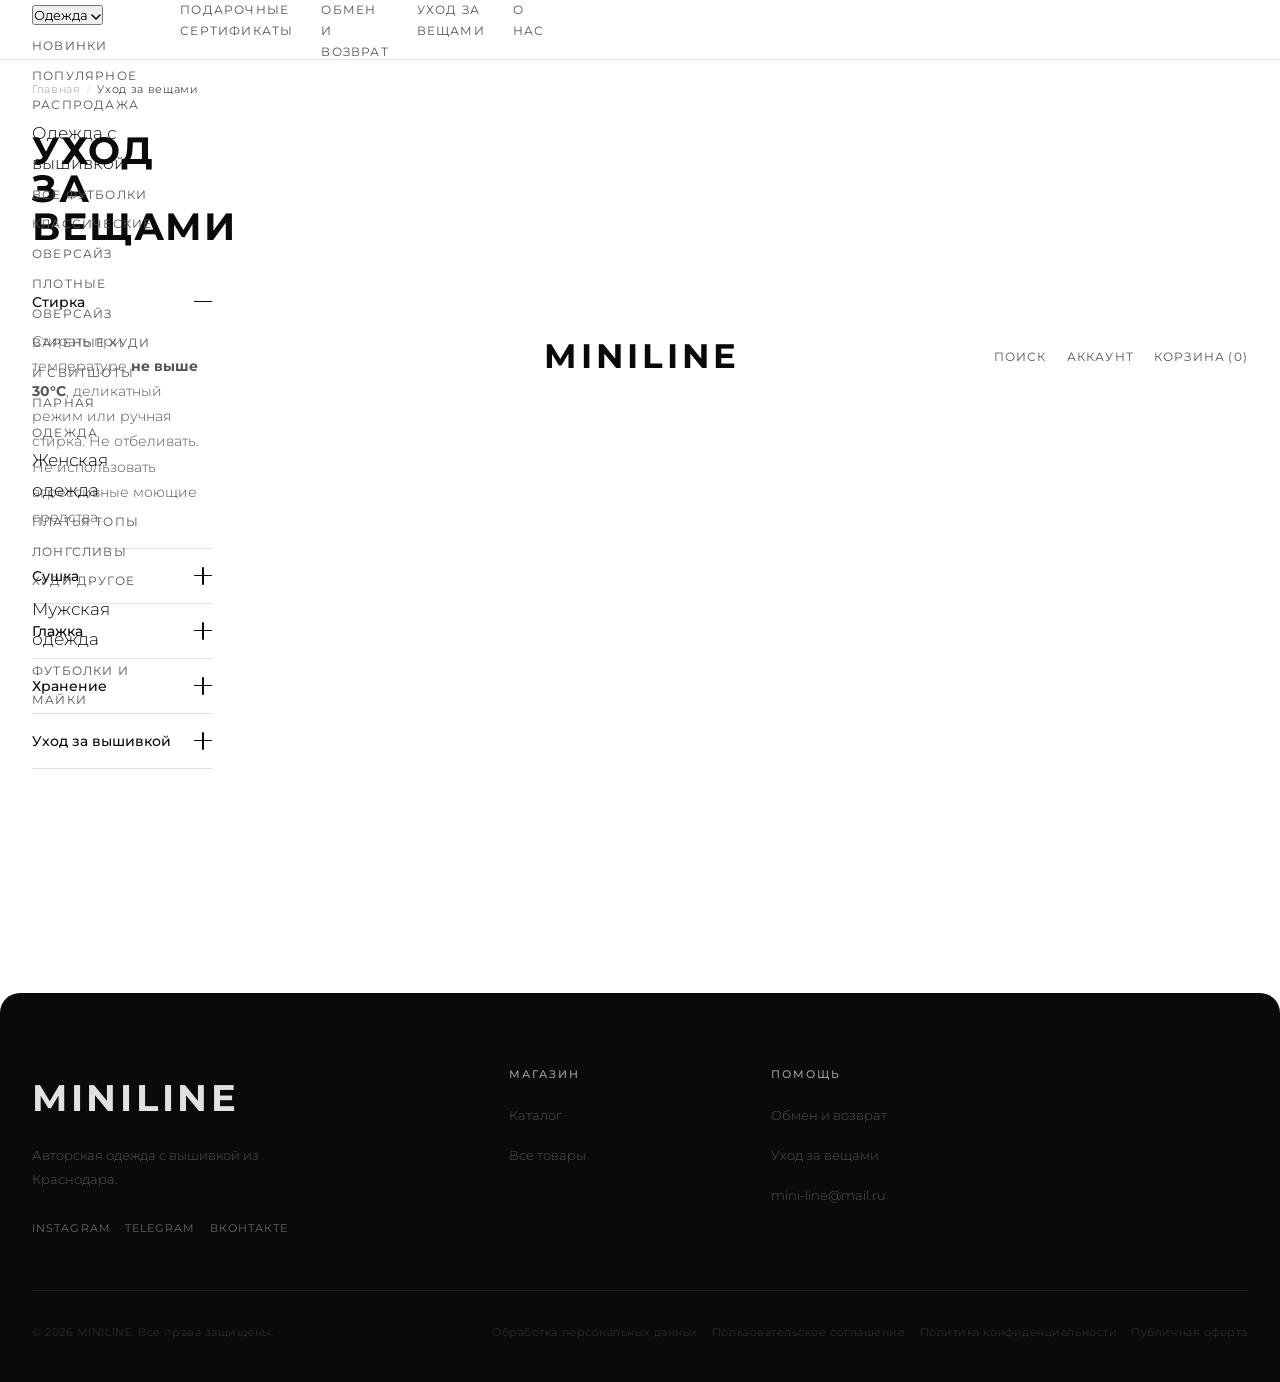
<file: care.html>
<!DOCTYPE html>
<html lang="ru">
<head>
  <meta charset="UTF-8">
  <meta name="viewport" content="width=device-width, initial-scale=1.0">
  <title>Уход за вещами — MINILINE</title>
  <link rel="preconnect" href="https://fonts.googleapis.com">
  <link rel="preconnect" href="https://fonts.gstatic.com" crossorigin>
  <link href="https://fonts.googleapis.com/css2?family=Montserrat:wght@300;400;500;600;700&display=swap" rel="stylesheet">
  <link rel="stylesheet" href="styles.css">
</head>
<body>

  <header class="header" id="header">
    <div class="header__inner">

      <button class="nav__burger" id="burgerBtn" aria-label="Открыть меню">
        <span></span><span></span><span></span>
      </button>

      <nav class="nav__links">
        <div class="nav__item" id="navClothes">
          <button class="nav__dropdown-toggle" aria-expanded="false" aria-haspopup="true">
            Одежда
            <svg class="nav__dropdown-arrow" width="10" height="6" viewBox="0 0 10 6" fill="none"><path d="M1 1l4 4 4-4" stroke="currentColor" stroke-width="1.5" stroke-linecap="round" stroke-linejoin="round"/></svg>
          </button>
          <div class="nav__dropdown" role="menu">
            <div class="nav__dropdown-col">
              <a href="shop.html?sort=new" class="nav__dropdown-link nav__dropdown-link--featured">Новинки</a>
              <a href="shop.html?sort=popular" class="nav__dropdown-link nav__dropdown-link--featured">Популярное</a>
              <a href="shop.html?sale=1" class="nav__dropdown-link nav__dropdown-link--sale">Распродажа</a>
            </div>
            <div class="nav__dropdown-col">
              <p class="nav__dropdown-heading">Одежда с вышивкой</p>
              <a href="shop.html?cat=embroidery" class="nav__dropdown-link">Все</a>
              <a href="shop.html?cat=tshirt-light" class="nav__dropdown-link">Футболки классические</a>
              <a href="shop.html?cat=tshirt-oversize" class="nav__dropdown-link">Оверсайз плотные</a>
              <a href="shop.html?cat=tshirt-varenko" class="nav__dropdown-link">Оверсайз вареные</a>
              <a href="shop.html?cat=hoodie-unisex" class="nav__dropdown-link">Худи и свитшоты</a>
              <a href="shop.html?cat=pair" class="nav__dropdown-link">Парная одежда</a>
            </div>
            <div class="nav__dropdown-col">
              <p class="nav__dropdown-heading">Женская одежда</p>
              <a href="shop.html?cat=dresses" class="nav__dropdown-link">Платья</a>
              <a href="shop.html?cat=tops" class="nav__dropdown-link">Топы</a>
              <a href="shop.html?cat=longsleeve" class="nav__dropdown-link">Лонгсливы</a>
              <a href="shop.html?cat=hoodie-women" class="nav__dropdown-link">Худи</a>
              <a href="shop.html?cat=other-women" class="nav__dropdown-link">Другое</a>
            </div>
            <div class="nav__dropdown-col">
              <p class="nav__dropdown-heading">Мужская одежда</p>
              <a href="shop.html?cat=men-tshirt" class="nav__dropdown-link">Футболки и майки</a>
            </div>
          </div>
        </div>
        <a href="gift.html" class="nav__link">Подарочные сертификаты</a>
        <a href="returns.html" class="nav__link">Обмен и возврат</a>
        <a href="care.html" class="nav__link">Уход за вещами</a>
        <a href="about.html" class="nav__link">О нас</a>
      </nav>

      <a href="index.html" class="logo">Miniline</a>

      <div class="nav__actions">
        <a href="#" class="nav__icon-btn" aria-label="Поиск">
          <svg width="20" height="20" viewBox="0 0 24 24" fill="none"><circle cx="11" cy="11" r="7" stroke="currentColor" stroke-width="1.7"/><path d="M16.5 16.5L21 21" stroke="currentColor" stroke-width="1.7" stroke-linecap="round"/></svg>
        </a>
        <a href="account.html" class="nav__icon-btn" aria-label="Аккаунт">
          <svg width="20" height="20" viewBox="0 0 24 24" fill="none"><circle cx="12" cy="8" r="4" stroke="currentColor" stroke-width="1.7"/><path d="M4 20c0-4 3.6-7 8-7s8 3 8 7" stroke="currentColor" stroke-width="1.7" stroke-linecap="round"/></svg>
        </a>
        <a href="cart.html" class="nav__icon-btn" aria-label="Корзина">
          <svg width="20" height="20" viewBox="0 0 24 24" fill="none"><path d="M6 2L3 6v14a2 2 0 002 2h14a2 2 0 002-2V6l-3-4z" stroke="currentColor" stroke-width="1.7" stroke-linejoin="round"/><line x1="3" y1="6" x2="21" y2="6" stroke="currentColor" stroke-width="1.7"/><path d="M16 10a4 4 0 01-8 0" stroke="currentColor" stroke-width="1.7" stroke-linecap="round"/></svg>
        </a>
        <a href="#">Поиск</a>
        <a href="account.html">Аккаунт</a>
        <a href="cart.html">Корзина&thinsp;(0)</a>
      </div>

    </div>
  </header>

  <nav class="mobile-nav" id="mobileNav">
    <button class="mobile-nav__close" id="navClose">Закрыть</button>
    <div class="mobile-nav__links">

      <div class="mobile-nav__section" id="mobileClothes">
        <button class="mobile-nav__section-toggle" aria-expanded="false">
          Одежда
          <svg class="mobile-nav__toggle-arrow" viewBox="0 0 24 24" fill="none"><path d="M6 9l6 6 6-6" stroke="currentColor" stroke-width="2" stroke-linecap="round" stroke-linejoin="round"/></svg>
        </button>
        <div class="mobile-nav__section-body" hidden>
          <a href="shop.html?sort=new" class="mobile-nav__sub mobile-nav__sub--featured">Новинки</a>
          <a href="shop.html?sort=popular" class="mobile-nav__sub mobile-nav__sub--featured">Популярное</a>
          <p class="mobile-nav__sub-heading">Одежда с вышивкой (унисекс)</p>
          <a href="shop.html?cat=embroidery" class="mobile-nav__sub mobile-nav__sub--indent">Все</a>
          <a href="shop.html?cat=tshirt-light" class="mobile-nav__sub mobile-nav__sub--indent">Футболки классические лёгкие</a>
          <a href="shop.html?cat=tshirt-oversize" class="mobile-nav__sub mobile-nav__sub--indent">Футболки оверсайз плотные</a>
          <a href="shop.html?cat=tshirt-varenko" class="mobile-nav__sub mobile-nav__sub--indent">Футболки оверсайз вареные</a>
          <a href="shop.html?cat=hoodie-unisex" class="mobile-nav__sub mobile-nav__sub--indent">Худи и свитшоты</a>
          <a href="shop.html?cat=pair" class="mobile-nav__sub mobile-nav__sub--indent">Парная одежда</a>
          <p class="mobile-nav__sub-heading">Женская одежда</p>
          <a href="shop.html?cat=dresses" class="mobile-nav__sub mobile-nav__sub--indent">Платья</a>
          <a href="shop.html?cat=tops" class="mobile-nav__sub mobile-nav__sub--indent">Топы</a>
          <a href="shop.html?cat=longsleeve" class="mobile-nav__sub mobile-nav__sub--indent">Лонгсливы</a>
          <a href="shop.html?cat=hoodie-women" class="mobile-nav__sub mobile-nav__sub--indent">Худи</a>
          <a href="shop.html?cat=other-women" class="mobile-nav__sub mobile-nav__sub--indent">Другое</a>
          <p class="mobile-nav__sub-heading">Мужская одежда</p>
          <a href="shop.html?cat=men-tshirt" class="mobile-nav__sub mobile-nav__sub--indent">Футболки и майки</a>
          <a href="shop.html?sale=1" class="mobile-nav__sub mobile-nav__sub--sale">Распродажа</a>
        </div>
      </div>

      <a href="gift.html" class="mobile-nav__links-item">Подарочные сертификаты</a>
      <a href="returns.html" class="mobile-nav__links-item">Обмен и возврат</a>
      <a href="care.html" class="mobile-nav__links-item">Уход за вещами</a>
      <a href="about.html" class="mobile-nav__links-item">О нас</a>
      <a href="account.html" class="mobile-nav__links-item">Личный кабинет</a>

    </div>
    <div class="mobile-nav__actions">
      <a href="account.html">Аккаунт</a>
      <a href="cart.html">Корзина (0)</a>
    </div>
  </nav>

  <main class="content-page">
    <nav class="breadcrumb">
      <a href="index.html" class="breadcrumb__item">Главная</a>
      <span class="breadcrumb__sep">/</span>
      <span class="breadcrumb__item breadcrumb__item--active">Уход за вещами</span>
    </nav>
    <div class="content-page__layout">
      <div class="content-body">
        <section class="content-section">
          <h1 class="content-section__title">Уход за вещами</h1>
          <div class="content-accordion">
            <div class="accordion-item">
              <button class="accordion-trigger" aria-expanded="true">Стирка<span class="accordion-icon"></span></button>
              <div class="accordion-body"><p>Стирать при температуре <strong>не выше 30°C</strong>, деликатный режим или ручная стирка. Не отбеливать. Не использовать агрессивные моющие средства.</p></div>
            </div>
            <div class="accordion-item">
              <button class="accordion-trigger" aria-expanded="false">Сушка<span class="accordion-icon"></span></button>
              <div class="accordion-body" hidden><p>Сушить в расправленном виде на горизонтальной поверхности. Не выжимать — это может деформировать вышивку. Не сушить в барабанной сушилке.</p></div>
            </div>
            <div class="accordion-item">
              <button class="accordion-trigger" aria-expanded="false">Глажка<span class="accordion-icon"></span></button>
              <div class="accordion-body" hidden><p>Гладить при низкой температуре через влажную ткань или с изнаночной стороны. <strong>Не гладить по вышивке</strong> — это может повредить нити.</p></div>
            </div>
            <div class="accordion-item">
              <button class="accordion-trigger" aria-expanded="false">Хранение<span class="accordion-icon"></span></button>
              <div class="accordion-body" hidden><p>Хранить в сложенном виде или на вешалке в прохладном сухом месте. Избегать воздействия прямых солнечных лучей — цвета могут выцвести.</p></div>
            </div>
            <div class="accordion-item">
              <button class="accordion-trigger" aria-expanded="false">Уход за вышивкой<span class="accordion-icon"></span></button>
              <div class="accordion-body" hidden><p>Вышивка рассчитана на долгую носку при правильном уходе. Не тяните нити вышивки. При появлении затяжек аккуратно заправьте нить с изнаночной стороны иглой.</p></div>
            </div>
          </div>
        </section>
      </div>
    </div>
  </main>

  <footer class="footer">
    <div class="footer__top">
      <div>
        <p class="footer__brand-name">Miniline</p>
        <p class="footer__brand-desc">Авторская одежда с вышивкой из Краснодара.</p>
        <div class="footer__socials">
          <a href="https://instagram.com/miniline_shop/" class="footer__social" target="_blank" rel="noopener">Instagram</a>
          <a href="https://t.me/miniline_shop" class="footer__social" target="_blank" rel="noopener">Telegram</a>
          <a href="https://vk.com/miniline_shop" class="footer__social" target="_blank" rel="noopener">ВКонтакте</a>
        </div>
      </div>
      <div>
        <p class="footer__col-title">Магазин</p>
        <ul class="footer__col-links">
          <li><a href="catalog.html">Каталог</a></li>
          <li><a href="shop.html">Все товары</a></li>
        </ul>
      </div>
      <div>
        <p class="footer__col-title">Помощь</p>
        <ul class="footer__col-links">
          <li><a href="returns.html">Обмен и возврат</a></li>
          <li><a href="care.html">Уход за вещами</a></li>
          <li><a href="mailto:mini-line@mail.ru">mini-line@mail.ru</a></li>
        </ul>
      </div>
    </div>
    <div class="footer__bottom">
      <span>&copy; 2026 MINILINE. Все права защищены.</span>
      <div class="footer__legal">
        <a href="#">Обработка персональных данных</a>
        <a href="#">Пользовательское соглашение</a>
        <a href="#">Политика конфиденциальности</a>
        <a href="#">Публичная оферта</a>
      </div>
    </div>
  </footer>

  <script src="scripts.js"></script>
</body>
</html>
</file>
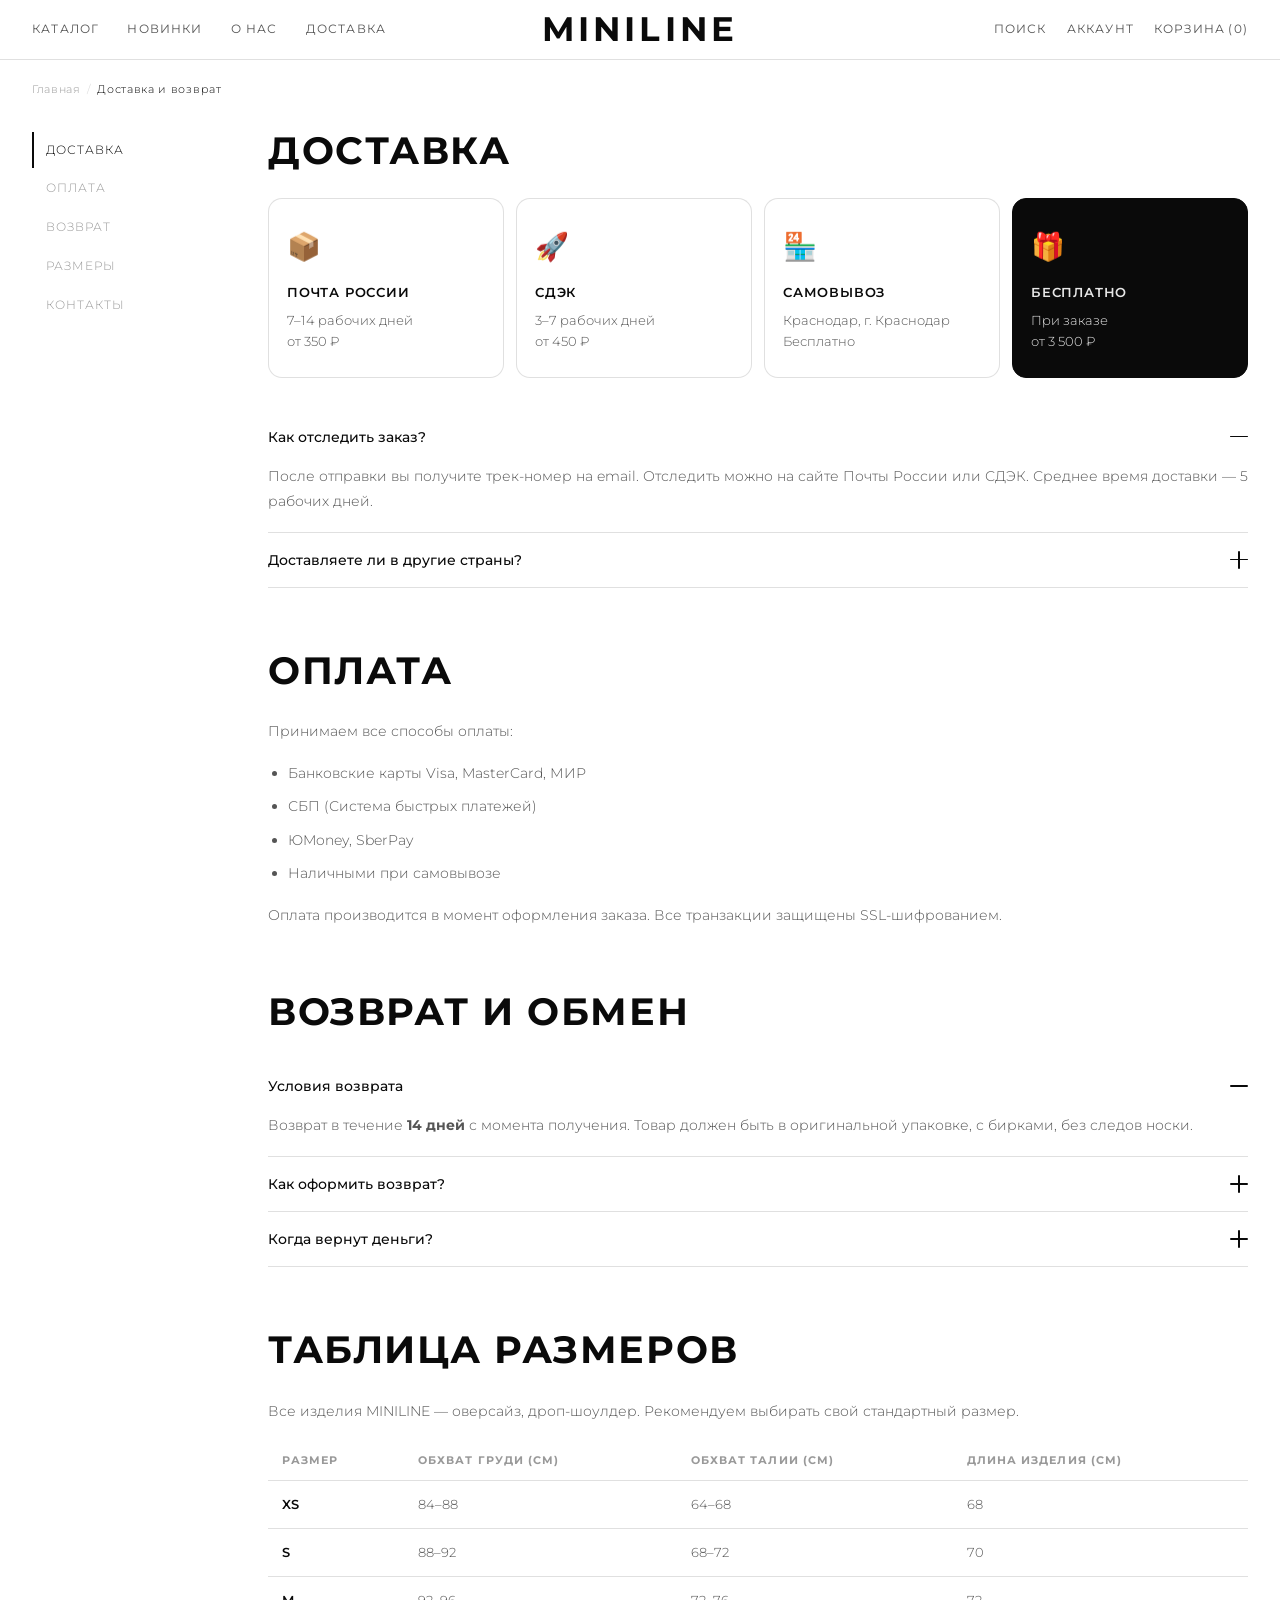
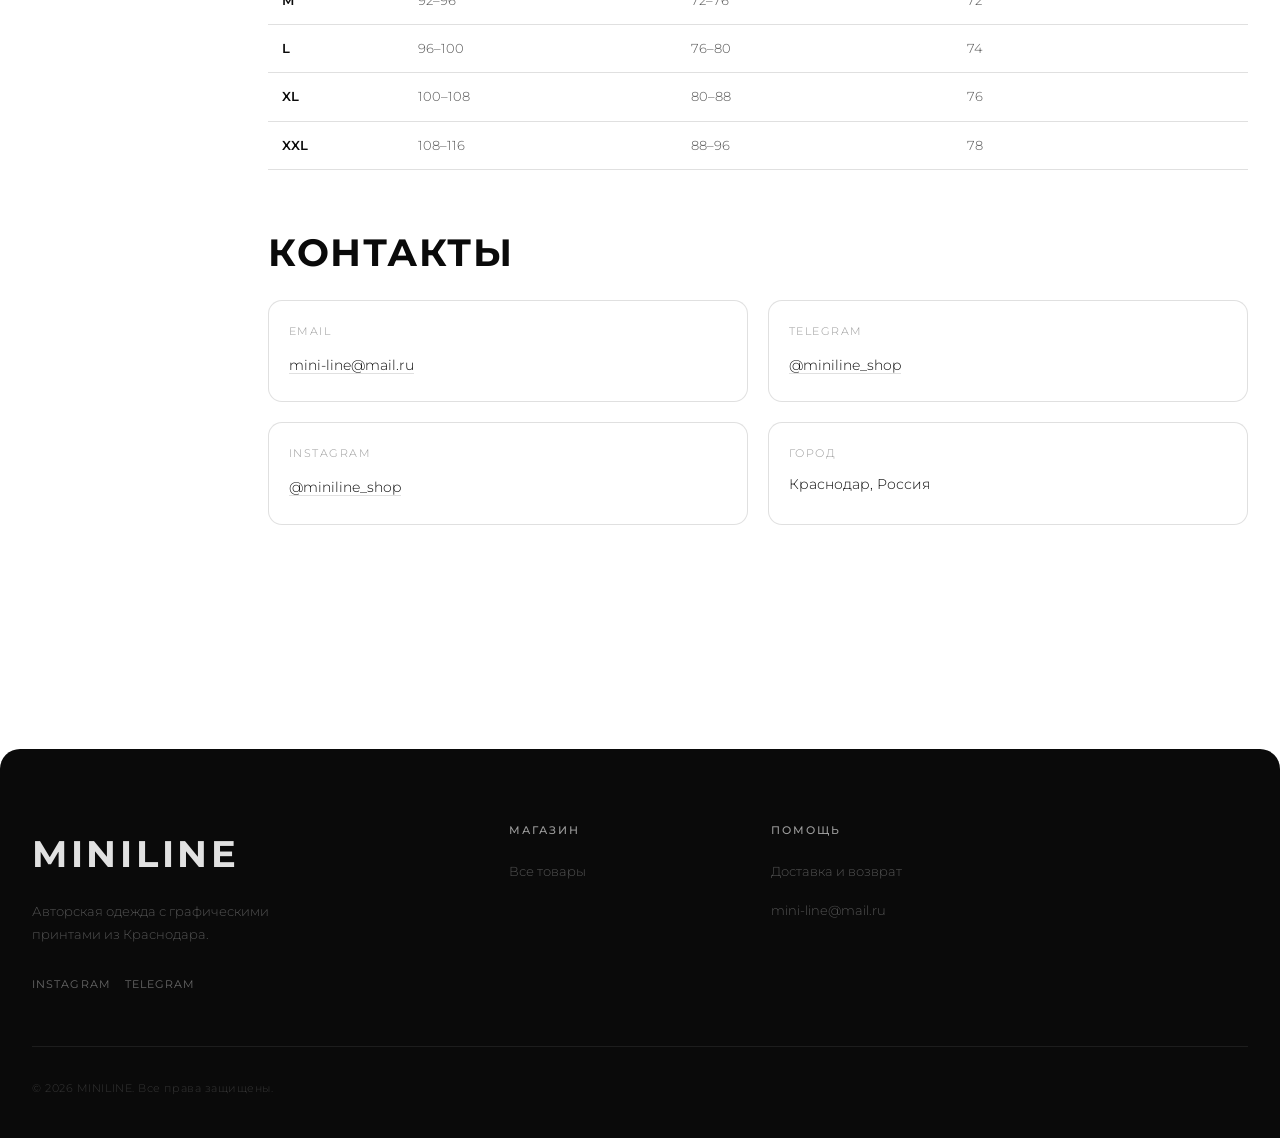
<file: delivery.html>
<!DOCTYPE html>
<html lang="ru">
<head>
  <meta charset="UTF-8">
  <meta name="viewport" content="width=device-width, initial-scale=1.0">
  <title>Доставка и возврат — MINILINE</title>
  <link rel="preconnect" href="https://fonts.googleapis.com">
  <link rel="preconnect" href="https://fonts.gstatic.com" crossorigin>
  <link href="https://fonts.googleapis.com/css2?family=Montserrat:ital,wght@0,300;0,400;0,500;0,600;0,700;0,800;0,900;1,400&display=swap" rel="stylesheet">
  <link rel="stylesheet" href="styles.css">
</head>
<!-- WP: body_class() → page page-delivery -->
<body>

<header class="header" id="header">
    <div class="header__inner">

      <button class="nav__burger" id="burgerBtn" aria-label="Открыть меню">
        <span></span><span></span><span></span>
      </button>

      <nav class="nav__links">
        <a href="catalog.html">Каталог</a>
        <a href="shop.html">Новинки</a>
        <a href="about.html">О нас</a>
        <a href="delivery.html">Доставка</a>
      </nav>

      <a href="index.html" class="logo">Miniline</a>

      <div class="nav__actions">
        <a href="#" class="nav__icon-btn" aria-label="Поиск">
          <svg width="20" height="20" viewBox="0 0 24 24" fill="none"><circle cx="11" cy="11" r="7" stroke="currentColor" stroke-width="1.7"/><path d="M16.5 16.5L21 21" stroke="currentColor" stroke-width="1.7" stroke-linecap="round"/></svg>
        </a>
        <a href="account.html" class="nav__icon-btn" aria-label="Аккаунт">
          <svg width="20" height="20" viewBox="0 0 24 24" fill="none"><circle cx="12" cy="8" r="4" stroke="currentColor" stroke-width="1.7"/><path d="M4 20c0-4 3.6-7 8-7s8 3 8 7" stroke="currentColor" stroke-width="1.7" stroke-linecap="round"/></svg>
        </a>
        <a href="cart.html" class="nav__icon-btn" aria-label="Корзина">
          <svg width="20" height="20" viewBox="0 0 24 24" fill="none"><path d="M6 2L3 6v14a2 2 0 002 2h14a2 2 0 002-2V6l-3-4z" stroke="currentColor" stroke-width="1.7" stroke-linejoin="round"/><line x1="3" y1="6" x2="21" y2="6" stroke="currentColor" stroke-width="1.7"/><path d="M16 10a4 4 0 01-8 0" stroke="currentColor" stroke-width="1.7" stroke-linecap="round"/></svg>
        </a>
        <a href="#">Поиск</a>
        <a href="account.html">Аккаунт</a>
        <a href="cart.html">Корзина&thinsp;(0)</a>
      </div>

    </div>
  </header>
  <nav class="mobile-nav" id="mobileNav">
    <button class="mobile-nav__close" id="navClose">Закрыть</button>
    <div class="mobile-nav__links">
      <a href="catalog.html">Каталог</a>
      <a href="shop.html">Новинки</a>
      <a href="delivery.html">Доставка</a>
    </div>
    <div class="mobile-nav__actions">
      <a href="account.html">Аккаунт</a>
      <a href="cart.html">Корзина (0)</a>
    </div>
  </nav>

  <!-- WP: the_content() → page.php -->
  <main class="woocommerce-page content-page">

    <nav class="breadcrumb">
      <a href="index.html" class="breadcrumb__item">Главная</a>
      <span class="breadcrumb__sep">/</span>
      <span class="breadcrumb__item breadcrumb__item--active">Доставка и возврат</span>
    </nav>

    <div class="content-page__layout">

      <!-- Sidebar nav -->
      <nav class="content-nav">
        <a href="#delivery" class="content-nav__link content-nav__link--active">Доставка</a>
        <a href="#payment" class="content-nav__link">Оплата</a>
        <a href="#returns" class="content-nav__link">Возврат</a>
        <a href="#sizes" class="content-nav__link">Размеры</a>
        <a href="#contacts" class="content-nav__link">Контакты</a>
      </nav>

      <div class="content-body">

        <section class="content-section" id="delivery">
          <h1 class="content-section__title">Доставка</h1>

          <div class="info-cards">
            <div class="info-card">
              <span class="info-card__icon">📦</span>
              <h3 class="info-card__title">Почта России</h3>
              <p class="info-card__text">7–14 рабочих дней<br>от 350 ₽</p>
            </div>
            <div class="info-card">
              <span class="info-card__icon">🚀</span>
              <h3 class="info-card__title">СДЭК</h3>
              <p class="info-card__text">3–7 рабочих дней<br>от 450 ₽</p>
            </div>
            <div class="info-card">
              <span class="info-card__icon">🏪</span>
              <h3 class="info-card__title">Самовывоз</h3>
              <p class="info-card__text">Краснодар, г. Краснодар<br>Бесплатно</p>
            </div>
            <div class="info-card info-card--accent">
              <span class="info-card__icon">🎁</span>
              <h3 class="info-card__title">Бесплатно</h3>
              <p class="info-card__text">При заказе<br>от 3 500 ₽</p>
            </div>
          </div>

          <div class="content-accordion">
            <div class="accordion-item">
              <button class="accordion-trigger" aria-expanded="true">
                Как отследить заказ?
                <span class="accordion-icon"></span>
              </button>
              <div class="accordion-body">
                <p>После отправки вы получите трек-номер на email. Отследить можно на сайте Почты России или СДЭК. Среднее время доставки — 5 рабочих дней.</p>
              </div>
            </div>
            <div class="accordion-item">
              <button class="accordion-trigger" aria-expanded="false">
                Доставляете ли в другие страны?
                <span class="accordion-icon"></span>
              </button>
              <div class="accordion-body" hidden>
                <p>Пока доставка только по России. Международная доставка в разработке — следите за нашими соцсетями.</p>
              </div>
            </div>
          </div>
        </section>

        <section class="content-section" id="payment">
          <h2 class="content-section__title">Оплата</h2>
          <p class="content-text">Принимаем все способы оплаты:</p>
          <ul class="content-list">
            <li>Банковские карты Visa, MasterCard, МИР</li>
            <li>СБП (Система быстрых платежей)</li>
            <li>ЮMoney, SberPay</li>
            <li>Наличными при самовывозе</li>
          </ul>
          <p class="content-text">Оплата производится в момент оформления заказа. Все транзакции защищены SSL-шифрованием.</p>
        </section>

        <section class="content-section" id="returns">
          <h2 class="content-section__title">Возврат и обмен</h2>

          <div class="content-accordion">
            <div class="accordion-item">
              <button class="accordion-trigger" aria-expanded="true">
                Условия возврата
                <span class="accordion-icon"></span>
              </button>
              <div class="accordion-body">
                <p>Возврат в течение <strong>14 дней</strong> с момента получения. Товар должен быть в оригинальной упаковке, с бирками, без следов носки.</p>
              </div>
            </div>
            <div class="accordion-item">
              <button class="accordion-trigger" aria-expanded="false">
                Как оформить возврат?
                <span class="accordion-icon"></span>
              </button>
              <div class="accordion-body" hidden>
                <p>Напишите нам на <a href="mailto:mini-line@mail.ru" class="form-link">mini-line@mail.ru</a> с темой «Возврат #номер_заказа». Мы ответим в течение 24 часов.</p>
              </div>
            </div>
            <div class="accordion-item">
              <button class="accordion-trigger" aria-expanded="false">
                Когда вернут деньги?
                <span class="accordion-icon"></span>
              </button>
              <div class="accordion-body" hidden>
                <p>Деньги возвращаются на карту в течение 5–10 рабочих дней после получения товара на нашем складе.</p>
              </div>
            </div>
          </div>
        </section>

        <section class="content-section" id="sizes">
          <h2 class="content-section__title">Таблица размеров</h2>
          <p class="content-text">Все изделия MINILINE — оверсайз, дроп-шоулдер. Рекомендуем выбирать свой стандартный размер.</p>
          <div class="size-table-wrap">
            <table class="size-table">
              <thead>
                <tr>
                  <th>Размер</th>
                  <th>Обхват груди (см)</th>
                  <th>Обхват талии (см)</th>
                  <th>Длина изделия (см)</th>
                </tr>
              </thead>
              <tbody>
                <tr><td>XS</td><td>84–88</td><td>64–68</td><td>68</td></tr>
                <tr><td>S</td><td>88–92</td><td>68–72</td><td>70</td></tr>
                <tr><td>M</td><td>92–96</td><td>72–76</td><td>72</td></tr>
                <tr><td>L</td><td>96–100</td><td>76–80</td><td>74</td></tr>
                <tr><td>XL</td><td>100–108</td><td>80–88</td><td>76</td></tr>
                <tr><td>XXL</td><td>108–116</td><td>88–96</td><td>78</td></tr>
              </tbody>
            </table>
          </div>
        </section>

        <section class="content-section" id="contacts">
          <h2 class="content-section__title">Контакты</h2>
          <div class="contacts-grid">
            <div class="contact-item">
              <p class="contact-item__label">Email</p>
              <a href="mailto:mini-line@mail.ru" class="contact-item__val form-link">mini-line@mail.ru</a>
            </div>
            <div class="contact-item">
              <p class="contact-item__label">Telegram</p>
              <a href="https://t.me/miniline_shop" class="contact-item__val form-link" target="_blank" rel="noopener">@miniline_shop</a>
            </div>
            <div class="contact-item">
              <p class="contact-item__label">Instagram</p>
              <a href="https://instagram.com/miniline_shop/" class="contact-item__val form-link" target="_blank" rel="noopener">@miniline_shop</a>
            </div>
            <div class="contact-item">
              <p class="contact-item__label">Город</p>
              <p class="contact-item__val">Краснодар, Россия</p>
            </div>
          </div>
        </section>

      </div>
    </div>

  </main>

  <footer class="footer">
    <div class="footer__top">
      <div>
        <p class="footer__brand-name">Miniline</p>
        <p class="footer__brand-desc">Авторская одежда с графическими принтами из Краснодара.</p>
        <div class="footer__socials">
          <a href="https://instagram.com/miniline_shop/" class="footer__social" target="_blank" rel="noopener">Instagram</a>
          <a href="https://t.me/miniline_shop" class="footer__social" target="_blank" rel="noopener">Telegram</a>
        </div>
      </div>
      <div>
        <p class="footer__col-title">Магазин</p>
        <ul class="footer__col-links">
          <li><a href="shop.html">Все товары</a></li>
        </ul>
      </div>
      <div>
        <p class="footer__col-title">Помощь</p>
        <ul class="footer__col-links">
          <li><a href="delivery.html">Доставка и возврат</a></li>
          <li><a href="mailto:mini-line@mail.ru">mini-line@mail.ru</a></li>
        </ul>
      </div>
    </div>
    <div class="footer__bottom">
      <span>&copy; 2026 MINILINE. Все права защищены.</span>
    </div>
  </footer>

  <script src="scripts.js"></script>
</body>
</html>
</file>
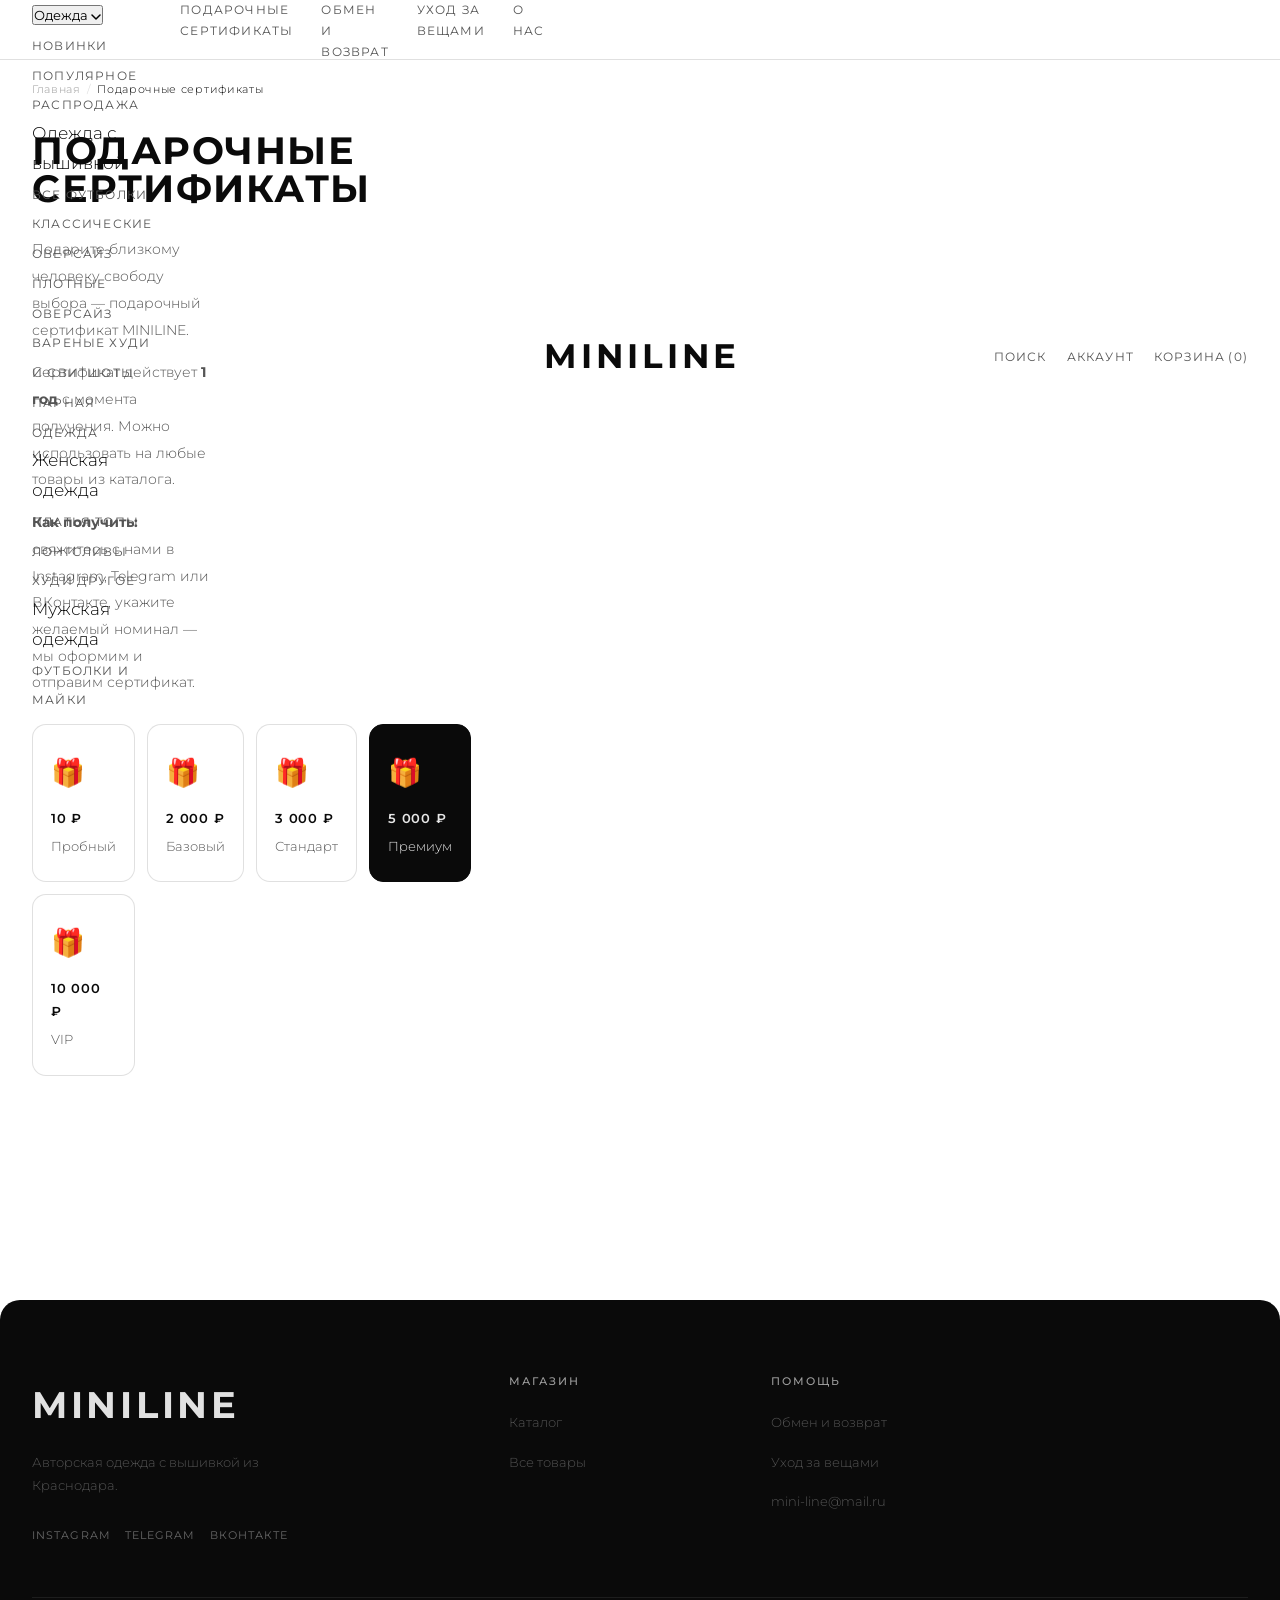
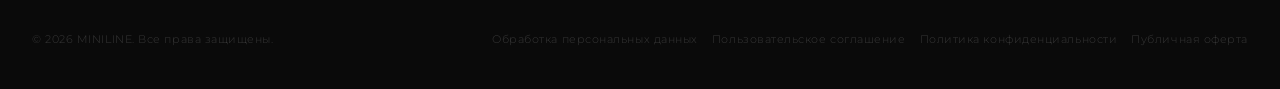
<file: gift.html>
<!DOCTYPE html>
<html lang="ru">
<head>
  <meta charset="UTF-8">
  <meta name="viewport" content="width=device-width, initial-scale=1.0">
  <title>Подарочные сертификаты — MINILINE</title>
  <link rel="preconnect" href="https://fonts.googleapis.com">
  <link rel="preconnect" href="https://fonts.gstatic.com" crossorigin>
  <link href="https://fonts.googleapis.com/css2?family=Montserrat:wght@300;400;500;600;700&display=swap" rel="stylesheet">
  <link rel="stylesheet" href="styles.css">
</head>
<body>

  <header class="header" id="header">
    <div class="header__inner">

      <button class="nav__burger" id="burgerBtn" aria-label="Открыть меню">
        <span></span><span></span><span></span>
      </button>

      <nav class="nav__links">
        <div class="nav__item" id="navClothes">
          <button class="nav__dropdown-toggle" aria-expanded="false" aria-haspopup="true">
            Одежда
            <svg class="nav__dropdown-arrow" width="10" height="6" viewBox="0 0 10 6" fill="none"><path d="M1 1l4 4 4-4" stroke="currentColor" stroke-width="1.5" stroke-linecap="round" stroke-linejoin="round"/></svg>
          </button>
          <div class="nav__dropdown" role="menu">
            <div class="nav__dropdown-col">
              <a href="shop.html?sort=new" class="nav__dropdown-link nav__dropdown-link--featured">Новинки</a>
              <a href="shop.html?sort=popular" class="nav__dropdown-link nav__dropdown-link--featured">Популярное</a>
              <a href="shop.html?sale=1" class="nav__dropdown-link nav__dropdown-link--sale">Распродажа</a>
            </div>
            <div class="nav__dropdown-col">
              <p class="nav__dropdown-heading">Одежда с вышивкой</p>
              <a href="shop.html?cat=embroidery" class="nav__dropdown-link">Все</a>
              <a href="shop.html?cat=tshirt-light" class="nav__dropdown-link">Футболки классические</a>
              <a href="shop.html?cat=tshirt-oversize" class="nav__dropdown-link">Оверсайз плотные</a>
              <a href="shop.html?cat=tshirt-varenko" class="nav__dropdown-link">Оверсайз вареные</a>
              <a href="shop.html?cat=hoodie-unisex" class="nav__dropdown-link">Худи и свитшоты</a>
              <a href="shop.html?cat=pair" class="nav__dropdown-link">Парная одежда</a>
            </div>
            <div class="nav__dropdown-col">
              <p class="nav__dropdown-heading">Женская одежда</p>
              <a href="shop.html?cat=dresses" class="nav__dropdown-link">Платья</a>
              <a href="shop.html?cat=tops" class="nav__dropdown-link">Топы</a>
              <a href="shop.html?cat=longsleeve" class="nav__dropdown-link">Лонгсливы</a>
              <a href="shop.html?cat=hoodie-women" class="nav__dropdown-link">Худи</a>
              <a href="shop.html?cat=other-women" class="nav__dropdown-link">Другое</a>
            </div>
            <div class="nav__dropdown-col">
              <p class="nav__dropdown-heading">Мужская одежда</p>
              <a href="shop.html?cat=men-tshirt" class="nav__dropdown-link">Футболки и майки</a>
            </div>
          </div>
        </div>
        <a href="gift.html" class="nav__link">Подарочные сертификаты</a>
        <a href="returns.html" class="nav__link">Обмен и возврат</a>
        <a href="care.html" class="nav__link">Уход за вещами</a>
        <a href="about.html" class="nav__link">О нас</a>
      </nav>

      <a href="index.html" class="logo">Miniline</a>

      <div class="nav__actions">
        <a href="#" class="nav__icon-btn" aria-label="Поиск">
          <svg width="20" height="20" viewBox="0 0 24 24" fill="none"><circle cx="11" cy="11" r="7" stroke="currentColor" stroke-width="1.7"/><path d="M16.5 16.5L21 21" stroke="currentColor" stroke-width="1.7" stroke-linecap="round"/></svg>
        </a>
        <a href="account.html" class="nav__icon-btn" aria-label="Аккаунт">
          <svg width="20" height="20" viewBox="0 0 24 24" fill="none"><circle cx="12" cy="8" r="4" stroke="currentColor" stroke-width="1.7"/><path d="M4 20c0-4 3.6-7 8-7s8 3 8 7" stroke="currentColor" stroke-width="1.7" stroke-linecap="round"/></svg>
        </a>
        <a href="cart.html" class="nav__icon-btn" aria-label="Корзина">
          <svg width="20" height="20" viewBox="0 0 24 24" fill="none"><path d="M6 2L3 6v14a2 2 0 002 2h14a2 2 0 002-2V6l-3-4z" stroke="currentColor" stroke-width="1.7" stroke-linejoin="round"/><line x1="3" y1="6" x2="21" y2="6" stroke="currentColor" stroke-width="1.7"/><path d="M16 10a4 4 0 01-8 0" stroke="currentColor" stroke-width="1.7" stroke-linecap="round"/></svg>
        </a>
        <a href="#">Поиск</a>
        <a href="account.html">Аккаунт</a>
        <a href="cart.html">Корзина&thinsp;(0)</a>
      </div>

    </div>
  </header>

  <nav class="mobile-nav" id="mobileNav">
    <button class="mobile-nav__close" id="navClose">Закрыть</button>
    <div class="mobile-nav__links">

      <div class="mobile-nav__section" id="mobileClothes">
        <button class="mobile-nav__section-toggle" aria-expanded="false">
          Одежда
          <svg class="mobile-nav__toggle-arrow" viewBox="0 0 24 24" fill="none"><path d="M6 9l6 6 6-6" stroke="currentColor" stroke-width="2" stroke-linecap="round" stroke-linejoin="round"/></svg>
        </button>
        <div class="mobile-nav__section-body" hidden>
          <a href="shop.html?sort=new" class="mobile-nav__sub mobile-nav__sub--featured">Новинки</a>
          <a href="shop.html?sort=popular" class="mobile-nav__sub mobile-nav__sub--featured">Популярное</a>
          <p class="mobile-nav__sub-heading">Одежда с вышивкой (унисекс)</p>
          <a href="shop.html?cat=embroidery" class="mobile-nav__sub mobile-nav__sub--indent">Все</a>
          <a href="shop.html?cat=tshirt-light" class="mobile-nav__sub mobile-nav__sub--indent">Футболки классические лёгкие</a>
          <a href="shop.html?cat=tshirt-oversize" class="mobile-nav__sub mobile-nav__sub--indent">Футболки оверсайз плотные</a>
          <a href="shop.html?cat=tshirt-varenko" class="mobile-nav__sub mobile-nav__sub--indent">Футболки оверсайз вареные</a>
          <a href="shop.html?cat=hoodie-unisex" class="mobile-nav__sub mobile-nav__sub--indent">Худи и свитшоты</a>
          <a href="shop.html?cat=pair" class="mobile-nav__sub mobile-nav__sub--indent">Парная одежда</a>
          <p class="mobile-nav__sub-heading">Женская одежда</p>
          <a href="shop.html?cat=dresses" class="mobile-nav__sub mobile-nav__sub--indent">Платья</a>
          <a href="shop.html?cat=tops" class="mobile-nav__sub mobile-nav__sub--indent">Топы</a>
          <a href="shop.html?cat=longsleeve" class="mobile-nav__sub mobile-nav__sub--indent">Лонгсливы</a>
          <a href="shop.html?cat=hoodie-women" class="mobile-nav__sub mobile-nav__sub--indent">Худи</a>
          <a href="shop.html?cat=other-women" class="mobile-nav__sub mobile-nav__sub--indent">Другое</a>
          <p class="mobile-nav__sub-heading">Мужская одежда</p>
          <a href="shop.html?cat=men-tshirt" class="mobile-nav__sub mobile-nav__sub--indent">Футболки и майки</a>
          <a href="shop.html?sale=1" class="mobile-nav__sub mobile-nav__sub--sale">Распродажа</a>
        </div>
      </div>

      <a href="gift.html" class="mobile-nav__links-item">Подарочные сертификаты</a>
      <a href="returns.html" class="mobile-nav__links-item">Обмен и возврат</a>
      <a href="care.html" class="mobile-nav__links-item">Уход за вещами</a>
      <a href="about.html" class="mobile-nav__links-item">О нас</a>
      <a href="account.html" class="mobile-nav__links-item">Личный кабинет</a>

    </div>
    <div class="mobile-nav__actions">
      <a href="account.html">Аккаунт</a>
      <a href="cart.html">Корзина (0)</a>
    </div>
  </nav>

  <main class="content-page">
    <nav class="breadcrumb">
      <a href="index.html" class="breadcrumb__item">Главная</a>
      <span class="breadcrumb__sep">/</span>
      <span class="breadcrumb__item breadcrumb__item--active">Подарочные сертификаты</span>
    </nav>
    <div class="content-page__layout">
      <div class="content-body">
        <section class="content-section">
          <h1 class="content-section__title">Подарочные сертификаты</h1>
          <p class="content-text">Подарите близкому человеку свободу выбора — подарочный сертификат MINILINE.</p>
          <p class="content-text">Сертификат действует <strong>1 год</strong> с момента получения. Можно использовать на любые товары из каталога.</p>
          <p class="content-text"><strong>Как получить:</strong> свяжитесь с нами в Instagram, Telegram или ВКонтакте, укажите желаемый номинал — мы оформим и отправим сертификат.</p>
          <div class="info-cards" style="margin-top:28px">
            <div class="info-card"><span class="info-card__icon">🎁</span><h3 class="info-card__title">10 ₽</h3><p class="info-card__text">Пробный</p></div>
            <div class="info-card"><span class="info-card__icon">🎁</span><h3 class="info-card__title">2 000 ₽</h3><p class="info-card__text">Базовый</p></div>
            <div class="info-card"><span class="info-card__icon">🎁</span><h3 class="info-card__title">3 000 ₽</h3><p class="info-card__text">Стандарт</p></div>
            <div class="info-card info-card--accent"><span class="info-card__icon">🎁</span><h3 class="info-card__title">5 000 ₽</h3><p class="info-card__text">Премиум</p></div>
            <div class="info-card"><span class="info-card__icon">🎁</span><h3 class="info-card__title">10 000 ₽</h3><p class="info-card__text">VIP</p></div>
          </div>
        </section>
      </div>
    </div>
  </main>

  <footer class="footer">
    <div class="footer__top">
      <div>
        <p class="footer__brand-name">Miniline</p>
        <p class="footer__brand-desc">Авторская одежда с вышивкой из Краснодара.</p>
        <div class="footer__socials">
          <a href="https://instagram.com/miniline_shop/" class="footer__social" target="_blank" rel="noopener">Instagram</a>
          <a href="https://t.me/miniline_shop" class="footer__social" target="_blank" rel="noopener">Telegram</a>
          <a href="https://vk.com/miniline_shop" class="footer__social" target="_blank" rel="noopener">ВКонтакте</a>
        </div>
      </div>
      <div>
        <p class="footer__col-title">Магазин</p>
        <ul class="footer__col-links">
          <li><a href="catalog.html">Каталог</a></li>
          <li><a href="shop.html">Все товары</a></li>
        </ul>
      </div>
      <div>
        <p class="footer__col-title">Помощь</p>
        <ul class="footer__col-links">
          <li><a href="returns.html">Обмен и возврат</a></li>
          <li><a href="care.html">Уход за вещами</a></li>
          <li><a href="mailto:mini-line@mail.ru">mini-line@mail.ru</a></li>
        </ul>
      </div>
    </div>
    <div class="footer__bottom">
      <span>&copy; 2026 MINILINE. Все права защищены.</span>
      <div class="footer__legal">
        <a href="#">Обработка персональных данных</a>
        <a href="#">Пользовательское соглашение</a>
        <a href="#">Политика конфиденциальности</a>
        <a href="#">Публичная оферта</a>
      </div>
    </div>
  </footer>

  <script src="scripts.js"></script>
</body>
</html>
</file>
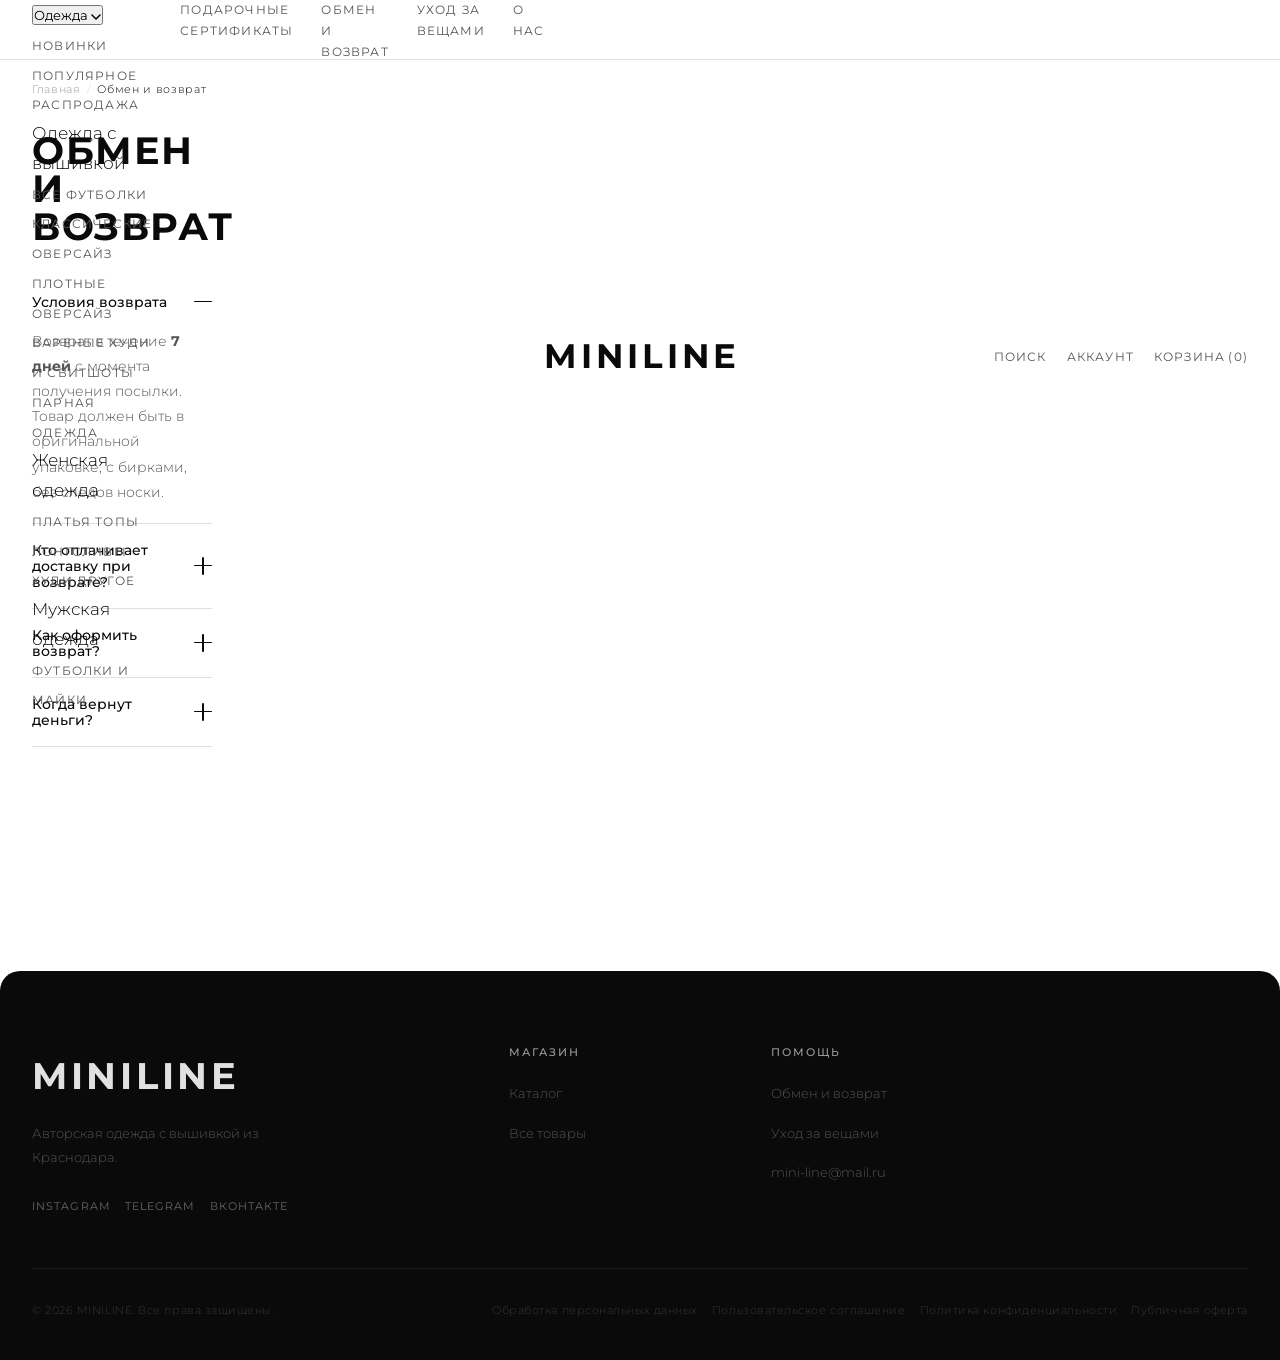
<file: returns.html>
<!DOCTYPE html>
<html lang="ru">
<head>
  <meta charset="UTF-8">
  <meta name="viewport" content="width=device-width, initial-scale=1.0">
  <title>Обмен и возврат — MINILINE</title>
  <link rel="preconnect" href="https://fonts.googleapis.com">
  <link rel="preconnect" href="https://fonts.gstatic.com" crossorigin>
  <link href="https://fonts.googleapis.com/css2?family=Montserrat:wght@300;400;500;600;700&display=swap" rel="stylesheet">
  <link rel="stylesheet" href="styles.css">
</head>
<body>

  <header class="header" id="header">
    <div class="header__inner">

      <button class="nav__burger" id="burgerBtn" aria-label="Открыть меню">
        <span></span><span></span><span></span>
      </button>

      <nav class="nav__links">
        <div class="nav__item" id="navClothes">
          <button class="nav__dropdown-toggle" aria-expanded="false" aria-haspopup="true">
            Одежда
            <svg class="nav__dropdown-arrow" width="10" height="6" viewBox="0 0 10 6" fill="none"><path d="M1 1l4 4 4-4" stroke="currentColor" stroke-width="1.5" stroke-linecap="round" stroke-linejoin="round"/></svg>
          </button>
          <div class="nav__dropdown" role="menu">
            <div class="nav__dropdown-col">
              <a href="shop.html?sort=new" class="nav__dropdown-link nav__dropdown-link--featured">Новинки</a>
              <a href="shop.html?sort=popular" class="nav__dropdown-link nav__dropdown-link--featured">Популярное</a>
              <a href="shop.html?sale=1" class="nav__dropdown-link nav__dropdown-link--sale">Распродажа</a>
            </div>
            <div class="nav__dropdown-col">
              <p class="nav__dropdown-heading">Одежда с вышивкой</p>
              <a href="shop.html?cat=embroidery" class="nav__dropdown-link">Все</a>
              <a href="shop.html?cat=tshirt-light" class="nav__dropdown-link">Футболки классические</a>
              <a href="shop.html?cat=tshirt-oversize" class="nav__dropdown-link">Оверсайз плотные</a>
              <a href="shop.html?cat=tshirt-varenko" class="nav__dropdown-link">Оверсайз вареные</a>
              <a href="shop.html?cat=hoodie-unisex" class="nav__dropdown-link">Худи и свитшоты</a>
              <a href="shop.html?cat=pair" class="nav__dropdown-link">Парная одежда</a>
            </div>
            <div class="nav__dropdown-col">
              <p class="nav__dropdown-heading">Женская одежда</p>
              <a href="shop.html?cat=dresses" class="nav__dropdown-link">Платья</a>
              <a href="shop.html?cat=tops" class="nav__dropdown-link">Топы</a>
              <a href="shop.html?cat=longsleeve" class="nav__dropdown-link">Лонгсливы</a>
              <a href="shop.html?cat=hoodie-women" class="nav__dropdown-link">Худи</a>
              <a href="shop.html?cat=other-women" class="nav__dropdown-link">Другое</a>
            </div>
            <div class="nav__dropdown-col">
              <p class="nav__dropdown-heading">Мужская одежда</p>
              <a href="shop.html?cat=men-tshirt" class="nav__dropdown-link">Футболки и майки</a>
            </div>
          </div>
        </div>
        <a href="gift.html" class="nav__link">Подарочные сертификаты</a>
        <a href="returns.html" class="nav__link">Обмен и возврат</a>
        <a href="care.html" class="nav__link">Уход за вещами</a>
        <a href="about.html" class="nav__link">О нас</a>
      </nav>

      <a href="index.html" class="logo">Miniline</a>

      <div class="nav__actions">
        <a href="#" class="nav__icon-btn" aria-label="Поиск">
          <svg width="20" height="20" viewBox="0 0 24 24" fill="none"><circle cx="11" cy="11" r="7" stroke="currentColor" stroke-width="1.7"/><path d="M16.5 16.5L21 21" stroke="currentColor" stroke-width="1.7" stroke-linecap="round"/></svg>
        </a>
        <a href="account.html" class="nav__icon-btn" aria-label="Аккаунт">
          <svg width="20" height="20" viewBox="0 0 24 24" fill="none"><circle cx="12" cy="8" r="4" stroke="currentColor" stroke-width="1.7"/><path d="M4 20c0-4 3.6-7 8-7s8 3 8 7" stroke="currentColor" stroke-width="1.7" stroke-linecap="round"/></svg>
        </a>
        <a href="cart.html" class="nav__icon-btn" aria-label="Корзина">
          <svg width="20" height="20" viewBox="0 0 24 24" fill="none"><path d="M6 2L3 6v14a2 2 0 002 2h14a2 2 0 002-2V6l-3-4z" stroke="currentColor" stroke-width="1.7" stroke-linejoin="round"/><line x1="3" y1="6" x2="21" y2="6" stroke="currentColor" stroke-width="1.7"/><path d="M16 10a4 4 0 01-8 0" stroke="currentColor" stroke-width="1.7" stroke-linecap="round"/></svg>
        </a>
        <a href="#">Поиск</a>
        <a href="account.html">Аккаунт</a>
        <a href="cart.html">Корзина&thinsp;(0)</a>
      </div>

    </div>
  </header>

  <nav class="mobile-nav" id="mobileNav">
    <button class="mobile-nav__close" id="navClose">Закрыть</button>
    <div class="mobile-nav__links">

      <div class="mobile-nav__section" id="mobileClothes">
        <button class="mobile-nav__section-toggle" aria-expanded="false">
          Одежда
          <svg class="mobile-nav__toggle-arrow" viewBox="0 0 24 24" fill="none"><path d="M6 9l6 6 6-6" stroke="currentColor" stroke-width="2" stroke-linecap="round" stroke-linejoin="round"/></svg>
        </button>
        <div class="mobile-nav__section-body" hidden>
          <a href="shop.html?sort=new" class="mobile-nav__sub mobile-nav__sub--featured">Новинки</a>
          <a href="shop.html?sort=popular" class="mobile-nav__sub mobile-nav__sub--featured">Популярное</a>
          <p class="mobile-nav__sub-heading">Одежда с вышивкой (унисекс)</p>
          <a href="shop.html?cat=embroidery" class="mobile-nav__sub mobile-nav__sub--indent">Все</a>
          <a href="shop.html?cat=tshirt-light" class="mobile-nav__sub mobile-nav__sub--indent">Футболки классические лёгкие</a>
          <a href="shop.html?cat=tshirt-oversize" class="mobile-nav__sub mobile-nav__sub--indent">Футболки оверсайз плотные</a>
          <a href="shop.html?cat=tshirt-varenko" class="mobile-nav__sub mobile-nav__sub--indent">Футболки оверсайз вареные</a>
          <a href="shop.html?cat=hoodie-unisex" class="mobile-nav__sub mobile-nav__sub--indent">Худи и свитшоты</a>
          <a href="shop.html?cat=pair" class="mobile-nav__sub mobile-nav__sub--indent">Парная одежда</a>
          <p class="mobile-nav__sub-heading">Женская одежда</p>
          <a href="shop.html?cat=dresses" class="mobile-nav__sub mobile-nav__sub--indent">Платья</a>
          <a href="shop.html?cat=tops" class="mobile-nav__sub mobile-nav__sub--indent">Топы</a>
          <a href="shop.html?cat=longsleeve" class="mobile-nav__sub mobile-nav__sub--indent">Лонгсливы</a>
          <a href="shop.html?cat=hoodie-women" class="mobile-nav__sub mobile-nav__sub--indent">Худи</a>
          <a href="shop.html?cat=other-women" class="mobile-nav__sub mobile-nav__sub--indent">Другое</a>
          <p class="mobile-nav__sub-heading">Мужская одежда</p>
          <a href="shop.html?cat=men-tshirt" class="mobile-nav__sub mobile-nav__sub--indent">Футболки и майки</a>
          <a href="shop.html?sale=1" class="mobile-nav__sub mobile-nav__sub--sale">Распродажа</a>
        </div>
      </div>

      <a href="gift.html" class="mobile-nav__links-item">Подарочные сертификаты</a>
      <a href="returns.html" class="mobile-nav__links-item">Обмен и возврат</a>
      <a href="care.html" class="mobile-nav__links-item">Уход за вещами</a>
      <a href="about.html" class="mobile-nav__links-item">О нас</a>
      <a href="account.html" class="mobile-nav__links-item">Личный кабинет</a>

    </div>
    <div class="mobile-nav__actions">
      <a href="account.html">Аккаунт</a>
      <a href="cart.html">Корзина (0)</a>
    </div>
  </nav>

  <main class="content-page">
    <nav class="breadcrumb">
      <a href="index.html" class="breadcrumb__item">Главная</a>
      <span class="breadcrumb__sep">/</span>
      <span class="breadcrumb__item breadcrumb__item--active">Обмен и возврат</span>
    </nav>
    <div class="content-page__layout">
      <div class="content-body">
        <section class="content-section">
          <h1 class="content-section__title">Обмен и возврат</h1>
          <div class="content-accordion">
            <div class="accordion-item">
              <button class="accordion-trigger" aria-expanded="true">Условия возврата<span class="accordion-icon"></span></button>
              <div class="accordion-body"><p>Возврат в течение <strong>7 дней</strong> с момента получения посылки. Товар должен быть в оригинальной упаковке, с бирками, без следов носки.</p></div>
            </div>
            <div class="accordion-item">
              <button class="accordion-trigger" aria-expanded="false">Кто оплачивает доставку при возврате?<span class="accordion-icon"></span></button>
              <div class="accordion-body" hidden><p>Если возврат осуществляется не из-за брака по вине продавца — стоимость доставки оплачивает покупатель.</p></div>
            </div>
            <div class="accordion-item">
              <button class="accordion-trigger" aria-expanded="false">Как оформить возврат?<span class="accordion-icon"></span></button>
              <div class="accordion-body" hidden><p>Напишите нам в Instagram, Telegram или ВКонтакте, либо на <a href="mailto:mini-line@mail.ru" class="form-link">mini-line@mail.ru</a>. Мы ответим в течение 24 часов.</p></div>
            </div>
            <div class="accordion-item">
              <button class="accordion-trigger" aria-expanded="false">Когда вернут деньги?<span class="accordion-icon"></span></button>
              <div class="accordion-body" hidden><p>Деньги возвращаются на карту в течение 5–10 рабочих дней после получения товара на нашем складе.</p></div>
            </div>
          </div>
        </section>
      </div>
    </div>
  </main>

  <footer class="footer">
    <div class="footer__top">
      <div>
        <p class="footer__brand-name">Miniline</p>
        <p class="footer__brand-desc">Авторская одежда с вышивкой из Краснодара.</p>
        <div class="footer__socials">
          <a href="https://instagram.com/miniline_shop/" class="footer__social" target="_blank" rel="noopener">Instagram</a>
          <a href="https://t.me/miniline_shop" class="footer__social" target="_blank" rel="noopener">Telegram</a>
          <a href="https://vk.com/miniline_shop" class="footer__social" target="_blank" rel="noopener">ВКонтакте</a>
        </div>
      </div>
      <div>
        <p class="footer__col-title">Магазин</p>
        <ul class="footer__col-links">
          <li><a href="catalog.html">Каталог</a></li>
          <li><a href="shop.html">Все товары</a></li>
        </ul>
      </div>
      <div>
        <p class="footer__col-title">Помощь</p>
        <ul class="footer__col-links">
          <li><a href="returns.html">Обмен и возврат</a></li>
          <li><a href="care.html">Уход за вещами</a></li>
          <li><a href="mailto:mini-line@mail.ru">mini-line@mail.ru</a></li>
        </ul>
      </div>
    </div>
    <div class="footer__bottom">
      <span>&copy; 2026 MINILINE. Все права защищены.</span>
      <div class="footer__legal">
        <a href="#">Обработка персональных данных</a>
        <a href="#">Пользовательское соглашение</a>
        <a href="#">Политика конфиденциальности</a>
        <a href="#">Публичная оферта</a>
      </div>
    </div>
  </footer>

  <script src="scripts.js"></script>
</body>
</html>
</file>
<file: styles.css>
/* ============================================================
   Design Tokens
============================================================ */
:root {
  --bg:           #ffffff;
  --bg-card:      #ffffff;
  --bg-secondary: #f5f5f5;
  --text-primary:   #0a0a0a;
  --text-secondary: #555555;
  --text-muted:     #999999;
  --border:         rgba(0,0,0,0.12);
  --accent:         #0a0a0a;
  --accent-hover:   #333333;

  --font-display: 'Montserrat', system-ui, sans-serif;
  --font-body:    'Montserrat', system-ui, sans-serif;

  --radius-card: 14px;
  --radius-btn:  50px;
  --shadow-card: 0 2px 14px rgba(0,0,0,0.07);

  --header-h:    60px;
  --announce-h:  0px;

  --ease:      0.3s ease;
  --ease-fast: 0.15s ease;
}

/* ============================================================
   Reset & Base
============================================================ */
*, *::before, *::after { box-sizing: border-box; margin: 0; padding: 0; }

html {
  font-size: 17px;
  scroll-behavior: smooth;
  overflow-x: hidden;
}

body {
  background: var(--bg);
  color: var(--text-primary);
  font-family: var(--font-body);
  font-weight: 300;
  line-height: 1.75;
  -webkit-font-smoothing: antialiased;
  overflow-x: hidden;
  width: 100%;
}

button, input, select, textarea {
  font-family: 'Montserrat', system-ui, sans-serif;
}

img { display: block; max-width: 100%; }
a   { color: inherit; text-decoration: none; }
ul  { list-style: none; }

::selection {
  background: #ffcc00; /* Цвет фона выделения */
  color: #333; /* Цвет самого текста */
}
/* ============================================================
   Announcement Bar
============================================================ */
.announcement { display: none; }

/* ============================================================
   Header
============================================================ */
.header {
  position: sticky;
  top: 0;
  z-index: 100;
  height: var(--header-h);
  background: var(--bg);
  border-bottom: 1px solid var(--border);
  transition: box-shadow var(--ease);
}
.header.scrolled { box-shadow: 0 2px 16px rgba(0,0,0,0.08); }

.header__inner {
  max-width: 1440px;
  height: 100%;
  margin: 0 auto;
  padding: 0 32px;
  display: grid;
  grid-template-columns: 1fr auto 1fr;
  align-items: center;
}

/* Icon buttons in nav actions */
.nav__icon-btn {
  display: flex;
  align-items: center;
  justify-content: center;
  width: 36px;
  height: 36px;
  color: var(--text-secondary);
  transition: color var(--ease-fast);
  position: relative;
}
.nav__icon-btn:hover { color: var(--text-primary); }
.nav__icon-btn svg { display: block; }

.nav__cart-count {
  position: absolute;
  top: 2px;
  right: 2px;
  width: 16px;
  height: 16px;
  border-radius: 50%;
  background: var(--accent);
  color: #fff;
  font-size: 9px;
  font-weight: 600;
  display: flex;
  align-items: center;
  justify-content: center;
  line-height: 1;
}

.nav__links { display: flex; gap: 28px; }

.nav__links a {
  font-size: 0.7rem;
  font-weight: 400;
  letter-spacing: 0.1em;
  text-transform: uppercase;
  color: var(--text-secondary);
  transition: color var(--ease-fast);
  position: relative;
}
.nav__links a::after {
  content: '';
  position: absolute;
  bottom: -2px;
  left: 0;
  width: 0;
  height: 1px;
  background: var(--text-primary);
  transition: width var(--ease);
}
.nav__links a:hover { color: var(--text-primary); }
.nav__links a:hover::after { width: 100%; }

.logo {
  text-align: center;
  font-family: var(--font-display);
  font-size: 2rem;
  font-weight: 700;
  letter-spacing: 0.12em;
  text-transform: uppercase;
  color: var(--text-primary);
}

.nav__actions {
  display: flex;
  gap: 20px;
  justify-content: flex-end;
  align-items: center;
}
.nav__actions a {
  font-size: 0.7rem;
  font-weight: 400;
  letter-spacing: 0.1em;
  text-transform: uppercase;
  color: var(--text-secondary);
  transition: color var(--ease-fast);
}
.nav__actions a:hover { color: var(--text-primary); }
/* Icon buttons — hidden on desktop */
.nav__icon-btn { display: none; }

/* Burger */
.nav__burger {
  display: none;
  flex-direction: column;
  justify-content: center;
  gap: 5px;
  cursor: pointer;
  padding: 8px;
  border: none;
  background: none;
  flex-shrink: 0;
}
.nav__burger span {
  display: block;
  width: 24px;
  height: 2px;
  background: var(--text-primary);
  border-radius: 2px;
  transition: transform var(--ease), opacity var(--ease);
  transform-origin: center;
}
.nav__burger.open span:nth-child(1) { transform: translateY(7px) rotate(45deg); }
.nav__burger.open span:nth-child(2) { opacity: 0; transform: scaleX(0); }
.nav__burger.open span:nth-child(3) { transform: translateY(-7px) rotate(-45deg); }

/* ============================================================
   Buttons
============================================================ */
.btn {
  display: inline-block;
  padding: 12px 28px;
  font-family: var(--font-body);
  font-size: 0.68rem;
  font-weight: 500;
  letter-spacing: 0.12em;
  text-transform: uppercase;
  cursor: pointer;
  border-radius: var(--radius-btn);
  border: none;
  transition: all var(--ease);
  white-space: nowrap;
}
.btn--dark  { background: var(--accent); color: #fff; }
.btn--dark:hover  { background: var(--accent-hover); }
.btn--light { background: #fff; color: var(--text-primary); }
.btn--light:hover { background: #f0ebe2; }
.btn--ghost {
  background: transparent;
  color: rgba(255,255,255,0.85);
  border: 1px solid rgba(255,255,255,0.4);
}
.btn--ghost:hover {
  background: rgba(255,255,255,0.12);
  border-color: rgba(255,255,255,0.7);
  color: #fff;
}

/* ============================================================
   Hero
============================================================ */
.hero {
  position: relative;
  height: calc(100vh - var(--header-h) - var(--announce-h));
  min-height: 560px;
  overflow: hidden;
}

.hero--dark {
  background: #000;
}

.hero__content {
  position: absolute;
  inset: 0;
  display: flex;
  flex-direction: column;
  align-items: center;
  justify-content: center;
  padding: 0 32px 80px;
  text-align: center;
}

.hero__eyebrow {
  font-size: 0.65rem;
  font-weight: 400;
  letter-spacing: 0.2em;
  text-transform: uppercase;
  color: rgba(255,255,255,0.55);
  margin-bottom: 12px;
}

.hero__title {
  font-family: var(--font-display);
  font-size: clamp(4.5rem, 12vw, 11rem);
  font-weight: 700;
  line-height: 0.92;
  letter-spacing: 0.04em;
  color: #ffffff;
  text-transform: uppercase;
  margin-bottom: 14px;
}

.hero__sub {
  font-size: 0.72rem;
  font-weight: 300;
  letter-spacing: 0.15em;
  color: rgba(255,255,255,0.5);
  text-transform: uppercase;
  margin-bottom: 32px;
}

.hero__cta-group {
  display: flex;
  gap: 12px;
  flex-wrap: wrap;
  justify-content: center;
}

/* ============================================================
   Section Commons
============================================================ */
.section {
  max-width: 1440px;
  margin: 0 auto;
  padding: 80px 32px;
}

/* Centered heading with big display title + small subtitle */
.section__heading { text-align: center; margin-bottom: 48px; }

.section__title {
  display: block;
  font-family: var(--font-display);
  font-size: clamp(2.8rem, 6vw, 5.5rem);
  font-weight: 700;
  letter-spacing: 0.04em;
  text-transform: uppercase;
  color: var(--text-primary);
  line-height: 1;
}

.section__subtitle {
  display: block;
  font-size: 0.7rem;
  font-weight: 300;
  letter-spacing: 0.15em;
  text-transform: uppercase;
  color: var(--text-secondary);
  margin-top: 6px;
}

/* Header row with title-left + link-right */
.section__header {
  display: flex;
  align-items: baseline;
  justify-content: space-between;
  margin-bottom: 40px;
}
.section__header .section__title {
  font-size: clamp(2rem, 4vw, 3.8rem);
  text-align: left;
}
.section__link {
  font-size: 0.68rem;
  font-weight: 400;
  letter-spacing: 0.12em;
  text-transform: uppercase;
  color: var(--text-secondary);
  border-bottom: 1px solid var(--border);
  padding-bottom: 2px;
  flex-shrink: 0;
  transition: color var(--ease-fast), border-color var(--ease-fast);
}
.section__link:hover { color: var(--text-primary); border-color: var(--text-primary); }

/* ============================================================
   Category Tiles
============================================================ */
.categories {
  display: grid;
  grid-template-columns: repeat(2, 1fr);
  gap: 12px;
  padding: 40px 32px 80px;
  max-width: 1440px;
  margin: 0 auto;
}

.category {
  position: relative;
  overflow: hidden;
  border-radius: 18px;
  cursor: pointer;
  background: #e8e3db;
}

.category__img {
  display: block;
  width: 100%;
  aspect-ratio: 3 / 4;
  object-fit: cover;
  object-position: center top;
  transition: transform 0.6s cubic-bezier(0.25, 0.46, 0.45, 0.94);
}
.category:hover .category__img { transform: scale(1.04); }

/* Градиент снизу — как в референсе */
.category__inner {
  position: absolute;
  bottom: 0;
  left: 0;
  right: 0;
  padding: 60px 18px 20px;
  background: linear-gradient(to top, rgba(0,0,0,0.55) 0%, transparent 100%);
  display: flex;
  align-items: flex-end;
  justify-content: space-between;
  z-index: 1;
}

/* Крупный жирный текст как в референсе */
.category__name {
  font-family: var(--font-body);
  font-size: 1rem;
  font-weight: 700;
  letter-spacing: 0.04em;
  text-transform: uppercase;
  color: #fff;
  line-height: 1.2;
  max-width: 70%;
}

/* Кружок с + как в референсе */
.category__arrow {
  width: 36px;
  height: 36px;
  border-radius: 50%;
  background: rgba(255,255,255,0.22);
  border: 1.5px solid rgba(255,255,255,0.55);
  display: flex;
  align-items: center;
  justify-content: center;
  color: #fff;
  font-size: 1.1rem;
  font-weight: 300;
  flex-shrink: 0;
  transition: background var(--ease-fast), transform var(--ease-fast);
}
.category:hover .category__arrow {
  background: rgba(255,255,255,0.38);
  transform: scale(1.08);
}

.category__label { display: none; }

/* ============================================================
   Product Grid
============================================================ */
.product-grid { display: grid; gap: 16px; }
.product-grid--4 { grid-template-columns: repeat(4, 1fr); }
.product-grid--3 { grid-template-columns: repeat(3, 1fr); }

.product-card {
  cursor: pointer;
  display: flex;
  flex-direction: column;
  transition: transform var(--ease);
}
.product-card:hover { transform: translateY(-4px); }

.product-card__image {
  position: relative;
  overflow: hidden;
  border-radius: var(--radius-card);
  background: #f5f5f5;
  aspect-ratio: 3 / 4;
}

.product-card__img {
  display: block;
  width: 100%;
  height: 100%;
  object-fit: cover;
  object-position: center top;
  transition: transform 0.5s cubic-bezier(0.25, 0.46, 0.45, 0.94);
}
.product-card:hover .product-card__img { transform: scale(1.03); }

/* Wishlist */
.product-card__wish {
  position: absolute;
  top: 10px;
  right: 10px;
  width: 32px;
  height: 32px;
  border-radius: 50%;
  background: rgba(255,255,255,0.88);
  border: none;
  cursor: pointer;
  display: flex;
  align-items: center;
  justify-content: center;
  font-size: 0.8rem;
  z-index: 2;
  transition: background var(--ease-fast), transform var(--ease-fast);
  backdrop-filter: blur(4px);
  -webkit-backdrop-filter: blur(4px);
}
.product-card__wish:hover {
  background: #fff;
  transform: scale(1.12);
}

.product-card__info {
  padding: 12px 4px 16px;
  display: flex;
  flex-direction: column;
  align-items: flex-start;
  text-align: left;
  background: transparent;
}

/* ============================================================
   Star Rating — shared component
   WP: .star-rating used by wc_get_rating_html()
============================================================ */
.star-rating {
  display: inline-block;
  position: relative;
  width: 5em;
  font-size: 0.75rem;
  line-height: 1;
  color: #ddd;
  font-family: 'Montserrat', system-ui, sans-serif;
  letter-spacing: 0.1em;
}
.star-rating::before {
  content: '★★★★★';
  display: block;
}
.star-rating__fill {
  position: absolute;
  top: 0;
  left: 0;
  overflow: hidden;
  color: #e8a020;
  white-space: nowrap;
}
.star-rating__fill::before { content: '★★★★★'; }

/* Rating in product cards — WP: woocommerce_get_product_thumbnail() */
.product-card__rating {
  display: flex;
  align-items: center;
  gap: 6px;
  margin-bottom: 5px;
  justify-content: center;
}
.product-card__rating .star-rating { font-size: 0.7rem; }
.product-card__rating-count {
  font-size: 0.6rem;
  color: var(--text-muted);
}

/* ============================================================
   Product Reviews — WP: woocommerce-Reviews / comments_template()
============================================================ */
.product-tab-count {
  display: inline-flex;
  align-items: center;
  justify-content: center;
  min-width: 18px;
  height: 18px;
  padding: 0 5px;
  border-radius: 50px;
  background: var(--bg);
  font-size: 0.6rem;
  font-weight: 600;
  color: var(--text-secondary);
  margin-left: 4px;
  vertical-align: middle;
}

/* Summary block */
.reviews-summary {
  display: flex;
  gap: 40px;
  align-items: flex-start;
  padding: 24px 0 28px;
  border-bottom: 1px solid var(--border);
  margin-bottom: 28px;
}
.reviews-summary__score {
  display: flex;
  flex-direction: column;
  align-items: center;
  gap: 8px;
  min-width: 100px;
}
.reviews-summary__num {
  font-family: var(--font-display);
  font-size: 3rem;
  font-weight: 700;
  color: var(--text-primary);
  line-height: 1;
}
.reviews-summary__score .star-rating { font-size: 0.9rem; }
.reviews-summary__count { font-size: 0.66rem; color: var(--text-muted); }

.reviews-summary__bars {
  flex: 1;
  display: flex;
  flex-direction: column;
  gap: 6px;
}
.rating-bar {
  display: flex;
  align-items: center;
  gap: 8px;
  font-size: 0.68rem;
  color: var(--text-secondary);
}
.rating-bar span:first-child { min-width: 28px; }
.rating-bar span:last-child { min-width: 14px; text-align: right; }
.rating-bar__track {
  flex: 1;
  height: 6px;
  background: var(--bg);
  border-radius: 3px;
  overflow: hidden;
}
.rating-bar__fill {
  height: 100%;
  background: #e8a020;
  border-radius: 3px;
  transition: width 0.6s ease;
}

/* Review list — WP: .commentlist.woocommerce-Reviews-comments */
.commentlist {
  list-style: none;
  display: flex;
  flex-direction: column;
  gap: 0;
}

.review {
  display: flex;
  gap: 16px;
  padding: 22px 0;
  border-bottom: 1px solid var(--border);
}
.review:last-child { border-bottom: none; }

.review-avatar {
  width: 40px;
  height: 40px;
  border-radius: 50%;
  background: var(--accent);
  color: #fff;
  font-family: var(--font-display);
  font-size: 1rem;
  font-weight: 700;
  display: flex;
  align-items: center;
  justify-content: center;
  flex-shrink: 0;
}

.review-body { flex: 1; }

.review-head {
  display: flex;
  align-items: center;
  gap: 10px;
  flex-wrap: wrap;
  margin-bottom: 8px;
}
.review-author { font-size: 0.8rem; font-weight: 600; color: var(--text-primary); }
.review-head .star-rating { font-size: 0.72rem; }
.review-date { font-size: 0.65rem; color: var(--text-muted); margin-left: auto; }
.review-text { font-size: 0.8rem; line-height: 1.8; color: var(--text-secondary); }

/* Full reviews section on product page */
.product-reviews-section {
  background: var(--bg-card);
  border-top: 1px solid var(--border);
  margin-top: 80px;
}
.product-reviews-inner {
  max-width: 1440px;
  margin: 0 auto;
  padding: 64px 32px;
}
.product-reviews-head {
  display: flex;
  align-items: center;
  gap: 24px;
  margin-bottom: 48px;
  padding-bottom: 28px;
  border-bottom: 1px solid var(--border);
  flex-wrap: wrap;
}
.product-reviews-head__title {
  font-family: var(--font-display);
  font-size: clamp(1.6rem, 3vw, 2.4rem);
  font-weight: 700;
  text-transform: uppercase;
  letter-spacing: 0.04em;
  color: var(--text-primary);
}
.product-reviews-head__rating {
  display: flex;
  align-items: center;
  gap: 10px;
  margin-left: auto;
}
.product-reviews-head__num {
  font-family: var(--font-display);
  font-size: 1.6rem;
  font-weight: 700;
  color: var(--text-primary);
}
.product-reviews-head__rating .star-rating { font-size: 0.9rem; }
.product-reviews-head__count { font-size: 0.72rem; color: var(--text-muted); }

.product-reviews-layout {
  display: grid;
  grid-template-columns: 320px 1fr;
  gap: 48px;
  align-items: start;
}

.product-reviews-aside {
  position: sticky;
  top: calc(var(--header-h) + 16px);
}

.reviews-summary--compact { margin-bottom: 28px; }
.reviews-summary--compact .reviews-summary__bars { gap: 8px; }

@media (max-width: 1100px) {
  .product-reviews-layout { grid-template-columns: 280px 1fr; gap: 32px; }
  .product-reviews-inner { padding: 48px 24px; }
}
@media (max-width: 860px) {
  .product-reviews-layout { grid-template-columns: 1fr; }
  .product-reviews-aside { position: static; }
  .product-reviews-inner { padding: 40px 16px; }
}

/* Review form */
.review-form-wrap {
  margin-top: 36px;
  padding-top: 32px;
  border-top: 1px solid var(--border);
}
.review-form__title {
  font-family: var(--font-display);
  font-size: 1.1rem;
  font-weight: 700;
  text-transform: uppercase;
  letter-spacing: 0.06em;
  color: var(--text-primary);
  margin-bottom: 6px;
}
.review-form__note { font-size: 0.72rem; color: var(--text-muted); margin-bottom: 20px; }

.review-form__rating-pick {
  display: flex;
  align-items: center;
  gap: 12px;
  margin-bottom: 18px;
}
.review-form__rating-label { font-size: 0.68rem; letter-spacing: 0.08em; text-transform: uppercase; color: var(--text-secondary); }

.star-pick { display: flex; gap: 2px; }
.star-pick__btn {
  background: none;
  border: none;
  font-size: 1.4rem;
  color: #ddd;
  cursor: pointer;
  padding: 2px;
  line-height: 1;
  transition: color var(--ease-fast), transform var(--ease-fast);
}
.star-pick__btn:hover,
.star-pick__btn.active { color: #e8a020; }
.star-pick__btn:hover { transform: scale(1.15); }

.review-form { display: flex; flex-direction: column; gap: 16px; }
.review-form__fields { display: grid; grid-template-columns: 1fr 1fr; gap: 16px; }
.form-textarea { resize: vertical; min-height: 100px; }

@media (max-width: 600px) {
  .reviews-summary { flex-direction: column; gap: 20px; }
  .review-form__fields { grid-template-columns: 1fr; }
}

.product-card__name {
  font-size: 0.78rem;
  font-weight: 700;
  letter-spacing: 0.04em;
  text-transform: uppercase;
  color: var(--text-primary);
  margin-bottom: 4px;
  line-height: 1.35;
}
.product-card__sub {
  display: none;
}
.product-card__price {
  font-size: 0.82rem;
  font-weight: 500;
  color: var(--text-primary);
  margin-bottom: 6px;
}

.product-card__buy {
  display: none;
  width: auto;
  padding: 9px 22px;
  font-family: var(--font-body);
  font-size: 0.63rem;
  font-weight: 500;
  letter-spacing: 0.12em;
  text-transform: uppercase;
  background: var(--accent);
  color: #fff;
  border: none;
  border-radius: var(--radius-btn);
  cursor: pointer;
  transition: background var(--ease-fast);
  text-align: center;
}
.product-card__buy:hover { background: var(--accent-hover); }

/* Hide legacy overlay elements */
.product-card__image-overlay,
.product-card__quick-add { display: none; }

/* ============================================================
   Editorial
============================================================ */
.editorial {
  display: grid;
  grid-template-columns: 1fr 1fr;
  border-radius: var(--radius-card);
  overflow: hidden;
  max-width: calc(1440px - 64px);
  margin: 0 auto 0;
}
.editorial--reverse { direction: rtl; }
.editorial--reverse > * { direction: ltr; }

.editorial__media {
  position: relative;
  overflow: hidden;
  min-height: 520px;
  background: #1a1712;
}
.editorial__img {
  position: absolute;
  inset: 0;
  width: 100%;
  height: 100%;
  object-fit: cover;
  object-position: center top;
  transition: transform 0.7s cubic-bezier(0.25, 0.46, 0.45, 0.94);
}
.editorial:hover .editorial__img { transform: scale(1.03); }

.editorial__content {
  background: var(--bg-card);
  display: flex;
  flex-direction: column;
  justify-content: center;
  padding: 64px 56px;
}

.editorial__eyebrow {
  font-size: 0.64rem;
  font-weight: 400;
  letter-spacing: 0.2em;
  text-transform: uppercase;
  color: var(--text-muted);
  margin-bottom: 16px;
}
.editorial__title {
  font-family: var(--font-display);
  font-size: clamp(2.6rem, 4vw, 4.2rem);
  font-weight: 700;
  text-transform: uppercase;
  letter-spacing: 0.04em;
  color: var(--text-primary);
  line-height: 1.0;
  margin-bottom: 20px;
}
.editorial__body {
  font-size: 0.85rem;
  line-height: 1.85;
  color: var(--text-secondary);
  max-width: 360px;
  margin-bottom: 36px;
}

/* ============================================================
   Brand Statement
============================================================ */
.statement {
  max-width: 860px;
  margin: 0 auto;
  padding: 100px 32px;
  text-align: center;
}
.statement__quote {
  font-family: var(--font-display);
  font-size: clamp(2rem, 4.5vw, 3.8rem);
  font-weight: 700;
  text-transform: uppercase;
  letter-spacing: 0.04em;
  line-height: 1.1;
  color: var(--text-primary);
  margin-bottom: 24px;
}
.statement__attr {
  font-size: 0.68rem;
  font-weight: 400;
  letter-spacing: 0.15em;
  text-transform: uppercase;
  color: var(--text-muted);
}
.t-label {
  font-size: 0.68rem;
  font-weight: 400;
  letter-spacing: 0.18em;
  text-transform: uppercase;
  color: var(--text-secondary);
  display: block;
}

/* ============================================================
   Banner
============================================================ */
.banner {
  position: relative;
  min-height: 380px;
  overflow: hidden;
  border-radius: var(--radius-card);
  background: var(--accent);
  max-width: calc(1440px - 64px);
  margin: 0 auto;
}
.banner__bg { display: none; }

.banner__content {
  position: absolute;
  inset: 0;
  display: flex;
  flex-direction: column;
  align-items: center;
  justify-content: center;
  text-align: center;
  padding: 48px 32px;
}
.banner__eyebrow {
  font-size: 0.64rem;
  font-weight: 400;
  letter-spacing: 0.2em;
  text-transform: uppercase;
  color: rgba(255,255,255,0.38);
  margin-bottom: 14px;
}
.banner__title {
  font-family: var(--font-display);
  font-size: clamp(3rem, 7vw, 7rem);
  font-weight: 700;
  text-transform: uppercase;
  letter-spacing: 0.04em;
  color: #fff;
  line-height: 0.95;
  margin-bottom: 32px;
}

/* ============================================================
   Divider
============================================================ */
.divider {
  height: 1px;
  background: var(--border);
  max-width: calc(1440px - 64px);
  margin: 0 auto;
}

/* ============================================================
   Newsletter
============================================================ */
.newsletter {
  padding: 80px 32px;
  text-align: center;
  max-width: 1440px;
  margin: 0 auto;
}
.newsletter__label {
  display: block;
  font-size: 0.64rem;
  font-weight: 400;
  letter-spacing: 0.2em;
  text-transform: uppercase;
  color: var(--text-muted);
  margin-bottom: 10px;
}
.newsletter__title {
  font-family: var(--font-display);
  font-size: clamp(2.2rem, 5vw, 4.5rem);
  font-weight: 700;
  text-transform: uppercase;
  letter-spacing: 0.04em;
  color: var(--text-primary);
  line-height: 1;
  margin-bottom: 8px;
}
.newsletter__sub {
  font-size: 0.8rem;
  font-weight: 300;
  color: var(--text-secondary);
  margin-bottom: 32px;
  max-width: 400px;
  margin-left: auto;
  margin-right: auto;
}
.newsletter__form {
  display: flex;
  max-width: 400px;
  margin: 0 auto;
  border-bottom: 1.5px solid var(--text-primary);
}
.newsletter__input {
  flex: 1;
  padding: 10px 0;
  font-family: var(--font-body);
  font-size: 0.82rem;
  font-weight: 300;
  color: var(--text-primary);
  background: transparent;
  border: none;
  outline: none;
}
.newsletter__input::placeholder { color: var(--text-muted); }
.newsletter__submit {
  padding: 10px 0 10px 18px;
  font-family: var(--font-body);
  font-size: 0.64rem;
  font-weight: 400;
  letter-spacing: 0.12em;
  text-transform: uppercase;
  color: var(--text-secondary);
  background: transparent;
  border: none;
  cursor: pointer;
  transition: color var(--ease-fast);
}
.newsletter__submit:hover { color: var(--text-primary); }

/* ============================================================
   Footer
============================================================ */
.footer {
  background: var(--accent);
  color: rgba(255,255,255,0.45);
  padding: 72px 32px 40px;
  border-radius: 20px 20px 0 0;
  margin-top: 80px;
}
.footer__top {
  display: grid;
  grid-template-columns: 2fr 1fr 1fr 1fr;
  gap: 48px;
  padding-bottom: 52px;
  border-bottom: 1px solid rgba(255,255,255,0.08);
  margin-bottom: 32px;
}
.footer__brand-name {
  font-family: var(--font-display);
  font-size: 2.2rem;
  font-weight: 700;
  letter-spacing: 0.1em;
  text-transform: uppercase;
  color: rgba(255,255,255,0.88);
  margin-bottom: 14px;
}
.footer__brand-desc {
  font-size: 0.76rem;
  line-height: 1.8;
  color: rgba(255,255,255,0.3);
  max-width: 240px;
  margin-bottom: 28px;
}
.footer__socials { display: flex; flex-wrap: wrap; gap: 14px; }
.footer__social {
  font-size: 0.64rem;
  font-weight: 400;
  letter-spacing: 0.1em;
  text-transform: uppercase;
  color: rgba(255,255,255,0.38);
  transition: color var(--ease-fast);
}
.footer__social:hover { color: rgba(255,255,255,0.88); }
.footer__col-title {
  font-size: 0.64rem;
  font-weight: 500;
  letter-spacing: 0.18em;
  text-transform: uppercase;
  color: rgba(255,255,255,0.6);
  margin-bottom: 16px;
}
.footer__col-links { display: flex; flex-direction: column; gap: 10px; }
.footer__col-links a {
  font-size: 0.76rem;
  color: rgba(255,255,255,0.3);
  transition: color var(--ease-fast);
}
.footer__col-links a:hover { color: rgba(255,255,255,0.75); }
.footer__bottom {
  display: flex;
  align-items: center;
  justify-content: space-between;
  font-size: 0.64rem;
  letter-spacing: 0.05em;
  color: rgba(255,255,255,0.18);
}
.footer__legal { display: flex; flex-wrap: wrap; gap: 14px; }
.footer__legal a { color: rgba(255,255,255,0.18); transition: color var(--ease-fast); }
.footer__legal a:hover { color: rgba(255,255,255,0.5); }

/* ============================================================
   Mobile Nav Overlay
============================================================ */
.mobile-nav {
  position: fixed;
  inset: 0;
  background: var(--bg);
  z-index: 200;
  display: flex;
  flex-direction: column;
  padding: 80px 28px;
  opacity: 0;
  pointer-events: none;
  transform: translateX(-100%);
  transition: opacity 0.35s ease, transform 0.35s ease;
}
.mobile-nav.open {
  opacity: 1;
  pointer-events: all;
  transform: translateX(0);
}
.mobile-nav__close {
  position: absolute;
  top: 18px;
  right: 22px;
  font-size: 0.68rem;
  letter-spacing: 0.12em;
  text-transform: uppercase;
  color: var(--text-secondary);
  cursor: pointer;
  background: none;
  border: none;
  font-family: var(--font-body);
  transition: color var(--ease-fast);
}
.mobile-nav__close:hover { color: var(--text-primary); }
.mobile-nav__links { display: flex; flex-direction: column; gap: 2px; margin-bottom: 40px; }
.mobile-nav__links a,
.mobile-nav__toggle {
  font-family: var(--font-display);
  font-size: 24px;
  font-weight: 700;
  text-transform: uppercase;
  color: var(--text-primary);
  line-height: 1.2;
  padding: 4px 0;
  width: 100%;
  text-align: left;
  background: none;
  border: none;
  cursor: pointer;
  border-bottom: 1px solid transparent;
  transition: color var(--ease-fast), border-color var(--ease-fast);
}
.mobile-nav__links a:hover,
.mobile-nav__toggle:hover {
  color: var(--text-secondary);
  border-color: var(--border);
}
.mobile-nav__submenu {
  display: flex;
  flex-direction: column;
  gap: 4px;
  margin: 4px 0 12px;
}
.mobile-nav__submenu[hidden] {
  display: none !important;
}
.mobile-nav__submenu a {
  font-size: 0.95rem;
  font-family: var(--font-body);
  font-weight: 500;
  letter-spacing: 0.02em;
  text-transform: none;
  color: var(--text-secondary);
  line-height: 1.4;
  padding: 2px 0;
}
.mobile-nav__submenu a:hover {
  color: var(--text-primary);
  border-color: transparent;
}
.mobile-nav__sub-link {
  padding-left: 14px !important;
}
.mobile-nav__submenu--text p {
  font-size: 0.72rem;
  line-height: 1.5;
  color: var(--text-secondary);
  margin: 4px 0;
}
.mobile-nav__actions { display: flex; gap: 20px; margin-top: auto; }
.mobile-nav__actions a {
  font-size: 0.7rem;
  letter-spacing: 0.12em;
  text-transform: uppercase;
  color: var(--text-secondary);
}

/* ============================================================
   Socials Section
============================================================ */
.socials-section {
  max-width: 1440px;
  margin: 0 auto;
  padding: 80px 32px 100px;
  text-align: center;
}

.socials-section__label {
  font-size: 0.64rem;
  font-weight: 400;
  letter-spacing: 0.2em;
  text-transform: uppercase;
  color: var(--text-muted);
  margin-bottom: 10px;
  display: block;
}

.socials-section__title {
  font-family: var(--font-display);
  font-size: clamp(2.2rem, 5vw, 4.5rem);
  font-weight: 700;
  text-transform: uppercase;
  letter-spacing: 0.04em;
  color: var(--text-primary);
  line-height: 1;
  margin-bottom: 48px;
}

.socials-grid {
  display: grid;
  grid-template-columns: repeat(4, 1fr);
  gap: 16px;
}

.social-card {
  display: flex;
  flex-direction: column;
  align-items: center;
  gap: 12px;
  padding: 36px 20px;
  background: var(--bg-card);
  border-radius: var(--radius-card);
  border: 1px solid var(--border);
  transition: background var(--ease), transform var(--ease), box-shadow var(--ease);
  text-decoration: none;
}
.social-card:hover {
  background: var(--accent);
  transform: translateY(-4px);
  box-shadow: 0 8px 28px rgba(0,0,0,0.12);
}
.social-card:hover .social-card__icon,
.social-card:hover .social-card__name,
.social-card:hover .social-card__handle {
  color: #fff;
}

.social-card__icon {
  color: var(--text-primary);
  display: flex;
  align-items: center;
  justify-content: center;
  transition: color var(--ease);
}

.social-card__name {
  font-family: var(--font-display);
  font-size: 1.1rem;
  font-weight: 600;
  letter-spacing: 0.06em;
  text-transform: uppercase;
  color: var(--text-primary);
  transition: color var(--ease);
}

.social-card__handle {
  font-size: 0.7rem;
  font-weight: 300;
  color: var(--text-muted);
  transition: color var(--ease);
}

/* ============================================================
   Responsive — Tablet
============================================================ */
@media (max-width: 1100px) {
  .section { padding: 64px 24px; }
  .categories { padding: 32px 24px 64px; gap: 10px; }
  .product-grid--4 { grid-template-columns: repeat(2, 1fr); }
  .footer__top { grid-template-columns: 1fr 1fr; gap: 32px; }
  .hero__content { padding: 0 28px 72px; }
  .divider { max-width: calc(100% - 48px); }
  .socials-section { padding: 64px 24px 80px; }
  .socials-grid { grid-template-columns: repeat(2, 1fr); gap: 12px; }
}

/* ============================================================
   Responsive — Mobile
============================================================ */
@media (max-width: 860px) {
  /* Burger is now first grid child; nav__links hidden → burger|logo|actions */
  .header__inner {
    padding: 0 16px;
    grid-template-columns: auto 1fr auto;
  }
  .nav__links { display: none; }
  .nav__burger { display: flex; }
  /* Hide text links, show icon buttons */
  .nav__actions > a:not(.nav__icon-btn) { display: none; }
  .nav__icon-btn { display: flex !important; }
  .nav__actions { gap: 2px; }

  .categories {
    grid-template-columns: repeat(2, 1fr);
    gap: 8px;
    padding: 28px 16px 48px;
  }
  .category__img { aspect-ratio: 3 / 4; }
  .category__name { font-size: 0.88rem; }
  .category__arrow { width: 32px; height: 32px; font-size: 1rem; }

  .editorial { grid-template-columns: 1fr; max-width: calc(100% - 32px); }
  .editorial__media { min-height: 320px; }
  .editorial__content { padding: 36px 28px; }

  .section { padding: 48px 16px; }
  .socials-section { padding: 48px 16px 64px; }
  .socials-grid { grid-template-columns: repeat(2, 1fr); gap: 10px; }
  .footer { padding: 52px 20px 32px; border-radius: 16px 16px 0 0; margin-top: 56px; }
  .footer__top { grid-template-columns: 1fr 1fr; gap: 28px; }
  .banner { max-width: calc(100% - 32px); }
  .divider { max-width: calc(100% - 32px); }
  .hero__content { padding: 0 16px 48px; }
}

@media (max-width: 600px) {
  :root { --header-h: 52px; --announce-h: 30px; }

  .announcement { font-size: 0.57rem; letter-spacing: 0.04em; }
  .logo { font-size: 1.6rem; }

  .categories {
    grid-template-columns: 1fr 1fr;
    padding: 20px 12px 32px;
    gap: 8px;
  }
  .category__img { aspect-ratio: 3 / 4; }

  .product-grid--4 { grid-template-columns: repeat(2, 1fr); gap: 10px; }
  .product-grid--3 { grid-template-columns: repeat(2, 1fr); gap: 10px; }
  .socials-grid { grid-template-columns: repeat(2, 1fr); gap: 10px; }
  .social-card { padding: 28px 16px; }

  .footer__top { grid-template-columns: 1fr; gap: 28px; }
  .footer__bottom { flex-direction: column; align-items: center; gap: 12px; text-align: center; }
  .footer__legal { justify-content: center; gap: 8px 14px; }

  .hero__title { font-size: 3.8rem; }
  .hero__cta-group { flex-direction: column; align-items: center; }

  .section__header { flex-direction: column; gap: 10px; align-items: flex-start; }
  .editorial__title { font-size: 2.6rem; }
  .editorial__content { padding: 28px 16px; }
  .banner__title { font-size: 3rem; }
  .banner__content { padding: 36px 20px; }
  .statement__quote { font-size: 1.9rem; }
  .newsletter__title { font-size: 2.2rem; }
  .newsletter__form { max-width: 100%; }
}

/* ============================================================
   Bestsellers Feed
============================================================ */
.feed-section {
  max-width: 1440px;
  margin: 0 auto;
  padding: 80px 32px;
}

.feed-section__head {
  display: flex;
  align-items: baseline;
  justify-content: space-between;
  margin-bottom: 32px;
}

.feed-hidden { display: none; }

@keyframes feedIn {
  from { opacity: 0; transform: translateY(16px); }
  to   { opacity: 1; transform: translateY(0); }
}

.feed-more-wrap {
  display: flex;
  flex-direction: column;
  align-items: center;
  gap: 12px;
  margin-top: 48px;
}

.feed-more-btn {
  font-family: var(--font-body);
  font-size: 0.72rem;
  font-weight: 500;
  letter-spacing: 0.12em;
  text-transform: uppercase;
  padding: 13px 40px;
  border: 1.5px solid var(--text-primary);
  border-radius: var(--radius-btn);
  background: none;
  color: var(--text-primary);
  cursor: pointer;
  transition: background var(--ease-fast), color var(--ease-fast);
}
.feed-more-btn:hover { background: var(--accent); color: #fff; border-color: var(--accent); }
.feed-more-btn:disabled { opacity: 0.4; cursor: default; }

.feed-more-count {
  font-size: 0.66rem;
  color: var(--text-muted);
  letter-spacing: 0.06em;
}

@media (max-width: 1100px) {
  .feed-section { padding: 64px 24px; }
}
@media (max-width: 860px) {
  .feed-section { padding: 48px 16px; }
  .feed-section__head { flex-direction: column; gap: 6px; }
}

/* ============================================================
   Shared: Breadcrumb, Page title
============================================================ */
.breadcrumb {
  display: flex;
  align-items: center;
  gap: 6px;
  max-width: 1440px;
  margin: 0 auto;
  padding: 20px 32px 0;
  font-size: 0.66rem;
  font-weight: 300;
  letter-spacing: 0.06em;
  color: var(--text-muted);
}
.breadcrumb__item { color: var(--text-muted); transition: color var(--ease-fast); }
.breadcrumb__item:hover { color: var(--text-primary); }
.breadcrumb__item--active { color: var(--text-primary); }
.breadcrumb__sep { opacity: 0.4; }

.page-title {
  font-family: var(--font-display);
  font-size: clamp(2rem, 5vw, 3.8rem);
  font-weight: 700;
  text-transform: uppercase;
  letter-spacing: 0.04em;
  color: var(--text-primary);
  max-width: 1440px;
  margin: 0 auto;
  padding: 24px 32px 40px;
}

/* ============================================================
   Catalog — Category Tree
============================================================ */
.cat-tree {
  display: grid;
  grid-template-columns: repeat(3, 1fr);
  gap: 24px;
  max-width: 1440px;
  margin: 0 auto;
  padding: 0 32px 80px;
}

.cat-section__hero {
  display: block;
  position: relative;
  overflow: hidden;
  border-radius: var(--radius-card);
  margin-bottom: 16px;
  background: #e8e3db;
}
.cat-section__img {
  display: block;
  width: 100%;
  aspect-ratio: 3 / 4;
  object-fit: cover;
  object-position: center top;
  transition: transform 0.6s cubic-bezier(0.25, 0.46, 0.45, 0.94);
}
.cat-section__hero:hover .cat-section__img { transform: scale(1.04); }

.cat-section__overlay {
  position: absolute;
  bottom: 0; left: 0; right: 0;
  padding: 48px 18px 18px;
  background: linear-gradient(to top, rgba(0,0,0,0.6) 0%, transparent 100%);
  display: flex;
  flex-direction: column;
  gap: 4px;
}
.cat-section__name {
  font-family: var(--font-display);
  font-size: 1.4rem;
  font-weight: 700;
  text-transform: uppercase;
  letter-spacing: 0.04em;
  color: #fff;
  line-height: 1;
}
.cat-section__badge {
  font-size: 0.6rem;
  letter-spacing: 0.14em;
  text-transform: uppercase;
  color: rgba(255,255,255,0.65);
}

.cat-section__subs {
  display: flex;
  flex-direction: column;
  gap: 1px;
}
.cat-sub {
  display: flex;
  align-items: center;
  justify-content: space-between;
  padding: 9px 4px;
  font-size: 0.76rem;
  color: var(--text-secondary);
  border-bottom: 1px solid var(--border);
  transition: color var(--ease-fast), padding-left var(--ease-fast);
  text-decoration: none;
}
.cat-sub:last-child { border-bottom: none; }
.cat-sub:hover { color: var(--text-primary); padding-left: 6px; }
.cat-sub span { font-size: 0.64rem; color: var(--text-muted); }
.cat-sub--all { font-weight: 600; color: var(--text-primary); }

@media (max-width: 1100px) {
  .cat-tree { grid-template-columns: repeat(3, 1fr); gap: 16px; padding: 0 24px 64px; }
}
@media (max-width: 860px) {
  .cat-tree { grid-template-columns: 1fr; gap: 32px; padding: 0 16px 48px; }
  .cat-section__img { aspect-ratio: 16/9; }
}

/* ============================================================
   About Page
============================================================ */
.about-page {
  max-width: 1440px;
  margin: 0 auto;
  padding-bottom: 80px;
}

.about-hero {
  display: grid;
  grid-template-columns: 1fr 1fr;
  gap: 48px;
  padding: 40px 32px 64px;
  align-items: center;
}
.about-hero__eyebrow {
  font-size: 0.64rem;
  letter-spacing: 0.18em;
  text-transform: uppercase;
  color: var(--text-muted);
  margin-bottom: 16px;
}
.about-hero__title {
  font-family: var(--font-display);
  font-size: clamp(3rem, 6vw, 6rem);
  font-weight: 700;
  text-transform: uppercase;
  letter-spacing: 0.04em;
  color: var(--text-primary);
  line-height: 1;
  margin-bottom: 20px;
}
.about-hero__sub { font-size: 0.92rem; line-height: 1.8; color: var(--text-secondary); max-width: 400px; }
.about-hero__img-wrap { border-radius: 18px; overflow: hidden; }
.about-hero__img { display: block; width: 100%; aspect-ratio: 3/4; object-fit: cover; object-position: center top; }

.about-stats {
  display: grid;
  grid-template-columns: repeat(4, 1fr);
  gap: 1px;
  background: var(--border);
  border-top: 1px solid var(--border);
  border-bottom: 1px solid var(--border);
  margin: 0 32px 64px;
}
.about-stat {
  background: var(--bg);
  padding: 32px 24px;
  text-align: center;
}
.about-stat__num {
  display: block;
  font-family: var(--font-display);
  font-size: 2.4rem;
  font-weight: 700;
  letter-spacing: 0.04em;
  color: var(--text-primary);
  line-height: 1;
  margin-bottom: 6px;
}
.about-stat__label { font-size: 0.68rem; color: var(--text-muted); letter-spacing: 0.06em; }

.about-story {
  display: grid;
  grid-template-columns: 1fr 1fr;
  gap: 64px;
  padding: 0 32px 64px;
  align-items: center;
}
.about-story__label {
  font-size: 0.62rem;
  letter-spacing: 0.18em;
  text-transform: uppercase;
  color: var(--text-muted);
  margin-bottom: 12px;
  display: block;
}
.about-story__title {
  font-family: var(--font-display);
  font-size: clamp(2rem, 3.5vw, 3rem);
  font-weight: 700;
  text-transform: uppercase;
  letter-spacing: 0.04em;
  color: var(--text-primary);
  line-height: 1;
  margin-bottom: 20px;
}
.about-story__text p { font-size: 0.85rem; line-height: 1.85; color: var(--text-secondary); margin-bottom: 14px; }
.about-story__img-wrap { border-radius: 18px; overflow: hidden; order: -1; }
.about-story__img { display: block; width: 100%; aspect-ratio: 4/5; object-fit: cover; object-position: center top; }

.about-values {
  padding: 0 32px 64px;
}
.about-values__title {
  font-family: var(--font-display);
  font-size: clamp(2rem, 4vw, 3.5rem);
  font-weight: 700;
  text-transform: uppercase;
  letter-spacing: 0.04em;
  color: var(--text-primary);
  margin-bottom: 36px;
}
.about-values__grid { display: grid; grid-template-columns: repeat(3, 1fr); gap: 16px; }
.value-card {
  background: var(--bg-card);
  border-radius: var(--radius-card);
  padding: 28px 24px;
  border: 1px solid var(--border);
}
.value-card__icon { font-size: 1.4rem; display: block; margin-bottom: 12px; }
.value-card__title { font-size: 0.82rem; font-weight: 700; letter-spacing: 0.04em; text-transform: uppercase; color: var(--text-primary); margin-bottom: 8px; }
.value-card__text { font-size: 0.78rem; line-height: 1.75; color: var(--text-secondary); }

/* Trust section */
.about-trust {
  padding: 0 32px 72px;
}
.about-trust__head { margin-bottom: 40px; }
.about-trust__eyebrow {
  font-size: 0.62rem;
  letter-spacing: 0.18em;
  text-transform: uppercase;
  color: var(--text-muted);
  margin-bottom: 10px;
  display: block;
}
.about-trust__title {
  font-family: var(--font-display);
  font-size: clamp(2rem, 4vw, 3.2rem);
  font-weight: 700;
  text-transform: uppercase;
  letter-spacing: 0.04em;
  color: var(--text-primary);
  line-height: 1.05;
}
.about-trust__grid {
  display: grid;
  grid-template-columns: repeat(3, 1fr);
  gap: 16px;
}
.trust-card {
  background: var(--bg-card);
  border-radius: var(--radius-card);
  padding: 28px 24px;
  border: 1px solid var(--border);
  display: flex;
  flex-direction: column;
  gap: 12px;
  transition: box-shadow var(--ease), transform var(--ease);
}
.trust-card:hover { box-shadow: 0 6px 24px rgba(0,0,0,0.08); transform: translateY(-2px); }
.trust-card__icon {
  width: 48px;
  height: 48px;
  border-radius: 12px;
  background: var(--bg);
  display: flex;
  align-items: center;
  justify-content: center;
  color: var(--text-primary);
}
.trust-card__title { font-size: 0.82rem; font-weight: 700; letter-spacing: 0.03em; text-transform: uppercase; color: var(--text-primary); }
.trust-card__text { font-size: 0.78rem; line-height: 1.8; color: var(--text-secondary); }

/* FAQ section */
.about-faq { padding: 0 32px 72px; }
.about-faq__head { margin-bottom: 32px; }
.about-faq__accordion { max-width: 760px; }

@media (max-width: 1100px) {
  .about-trust { padding: 0 24px 56px; }
  .about-trust__grid { grid-template-columns: repeat(2, 1fr); }
  .about-faq { padding: 0 24px 56px; }
}
@media (max-width: 860px) {
  .about-trust { padding: 0 16px 48px; }
  .about-faq { padding: 0 16px 48px; }
}
@media (max-width: 600px) {
  .about-trust__grid { grid-template-columns: 1fr; }
}

.about-cta {
  text-align: center;
  padding: 64px 32px 0;
  border-top: 1px solid var(--border);
  margin: 0 32px;
}
.about-cta__title {
  font-family: var(--font-display);
  font-size: clamp(2rem, 4vw, 3.5rem);
  font-weight: 700;
  text-transform: uppercase;
  letter-spacing: 0.04em;
  color: var(--text-primary);
  margin-bottom: 28px;
}
.about-cta__btns { display: flex; gap: 12px; justify-content: center; flex-wrap: wrap; }

@media (max-width: 1100px) {
  .about-stats { margin: 0 24px 48px; }
  .about-stats { grid-template-columns: repeat(4, 1fr); }
}
@media (max-width: 860px) {
  .about-hero { grid-template-columns: 1fr; gap: 28px; padding: 28px 16px 48px; }
  .about-hero__img { aspect-ratio: 16/9; }
  .about-stats { grid-template-columns: repeat(2, 1fr); margin: 0 16px 40px; }
  .about-story { grid-template-columns: 1fr; gap: 28px; padding: 0 16px 48px; }
  .about-story__img-wrap { order: 0; }
  .about-values { padding: 0 16px 48px; }
  .about-values__grid { grid-template-columns: repeat(2, 1fr); }
  .about-cta { padding: 48px 16px 0; margin: 0 16px; }
}
@media (max-width: 600px) {
  .about-values__grid { grid-template-columns: 1fr; }
  .about-stats { grid-template-columns: repeat(2, 1fr); }
}

/* ============================================================
   Catalog Page
============================================================ */
.catalog-page {
  min-height: calc(100vh - var(--header-h) - var(--announce-h));
}

.catalog-hero {
  max-width: 1440px;
  margin: 0 auto;
  padding: 48px 32px 40px;
  text-align: center;
}
.catalog-hero__label {
  font-size: 0.64rem;
  letter-spacing: 0.2em;
  text-transform: uppercase;
  color: var(--text-muted);
  margin-bottom: 10px;
}
.catalog-hero__title {
  font-family: var(--font-display);
  font-size: clamp(3rem, 8vw, 7rem);
  font-weight: 700;
  text-transform: uppercase;
  letter-spacing: 0.04em;
  color: var(--text-primary);
  line-height: 1;
  margin-bottom: 8px;
}
.catalog-hero__sub {
  font-size: 0.78rem;
  color: var(--text-secondary);
}

.catalog-cats {
  display: grid;
  grid-template-columns: repeat(2, 1fr);
  gap: 16px;
  max-width: 1440px;
  margin: 0 auto;
  padding: 0 32px 80px;
}

.catalog-cat {
  position: relative;
  display: block;
  overflow: hidden;
  border-radius: 18px;
  cursor: pointer;
  background: #e8e3db;
  text-decoration: none;
}
.catalog-cat__img {
  display: block;
  width: 100%;
  aspect-ratio: 3 / 4;
  object-fit: cover;
  object-position: center top;
  transition: transform 0.6s cubic-bezier(0.25, 0.46, 0.45, 0.94);
}
.catalog-cat:hover .catalog-cat__img { transform: scale(1.04); }

.catalog-cat__inner {
  position: absolute;
  bottom: 0;
  left: 0;
  right: 0;
  padding: 60px 22px 22px;
  background: linear-gradient(to top, rgba(0,0,0,0.6) 0%, transparent 100%);
  display: flex;
  align-items: flex-end;
  justify-content: space-between;
}
.catalog-cat__name {
  display: block;
  font-family: var(--font-display);
  font-size: 1.8rem;
  font-weight: 700;
  text-transform: uppercase;
  letter-spacing: 0.04em;
  color: #fff;
  line-height: 1;
}
.catalog-cat__count {
  display: block;
  font-size: 0.68rem;
  color: rgba(255,255,255,0.6);
  margin-top: 4px;
  letter-spacing: 0.06em;
}
.catalog-cat__arrow {
  font-size: 1.4rem;
  color: #fff;
  opacity: 0.7;
  transition: opacity var(--ease-fast), transform var(--ease-fast);
}
.catalog-cat:hover .catalog-cat__arrow { opacity: 1; transform: translateX(4px); }

/* ============================================================
   Shop Page (archive-product.php)
============================================================ */
.shop-page {
  max-width: 1440px;
  margin: 0 auto;
  padding-bottom: 80px;
}

.shop-layout {
  display: grid;
  grid-template-columns: 240px 1fr;
  gap: 40px;
  padding: 32px 32px 0;
}

/* Filter Sidebar */
.filter-sidebar {
  position: sticky;
  top: calc(var(--header-h) + 16px);
  align-self: start;
  max-height: calc(100vh - var(--header-h) - 40px);
  overflow-y: auto;
  scrollbar-width: thin;
  scrollbar-color: var(--border) transparent;
}

.filter-sidebar__header {
  display: flex;
  align-items: center;
  justify-content: space-between;
  margin-bottom: 20px;
  padding-bottom: 16px;
  border-bottom: 1px solid var(--border);
}
.filter-sidebar__title {
  font-family: var(--font-display);
  font-size: 0.9rem;
  font-weight: 600;
  letter-spacing: 0.08em;
  text-transform: uppercase;
  color: var(--text-primary);
}
.filter-clear-all {
  font-family: var(--font-body);
  font-size: 0.62rem;
  letter-spacing: 0.08em;
  text-transform: uppercase;
  color: var(--text-muted);
  background: none;
  border: none;
  cursor: pointer;
  transition: color var(--ease-fast);
}
.filter-clear-all:hover { color: var(--text-primary); }

.filter-group {
  border-bottom: 1px solid var(--border);
  padding: 14px 0;
}

.filter-group__toggle {
  display: flex;
  align-items: center;
  justify-content: space-between;
  width: 100%;
  background: none;
  border: none;
  cursor: pointer;
  font-family: var(--font-body);
  font-size: 0.72rem;
  font-weight: 500;
  letter-spacing: 0.06em;
  text-transform: uppercase;
  color: var(--text-primary);
  padding: 4px 0;
}
.filter-group__icon {
  width: 14px;
  height: 14px;
  position: relative;
  flex-shrink: 0;
}
.filter-group__icon::before,
.filter-group__icon::after {
  content: '';
  position: absolute;
  background: var(--text-primary);
  border-radius: 2px;
  transition: transform var(--ease-fast), opacity var(--ease-fast);
}
.filter-group__icon::before { width: 14px; height: 1.5px; top: 6px; left: 0; }
.filter-group__icon::after  { width: 1.5px; height: 14px; top: 0; left: 6px; }
.filter-group__toggle[aria-expanded="true"] .filter-group__icon::after { opacity: 0; transform: rotate(90deg); }

.filter-group__body { margin-top: 12px; display: flex; flex-direction: column; gap: 8px; }

.filter-radio, .filter-checkbox {
  display: flex;
  align-items: center;
  gap: 10px;
  cursor: pointer;
  user-select: none;
}
.filter-radio input, .filter-checkbox input[type="checkbox"] { display: none; }
.filter-radio__label, .filter-checkbox__label {
  font-size: 0.72rem;
  color: var(--text-secondary);
  transition: color var(--ease-fast);
  display: flex;
  align-items: center;
  gap: 6px;
}
.filter-checkbox__box {
  width: 16px;
  height: 16px;
  border: 1.5px solid var(--border);
  border-radius: 4px;
  flex-shrink: 0;
  display: flex;
  align-items: center;
  justify-content: center;
  transition: background var(--ease-fast), border-color var(--ease-fast);
}
.filter-checkbox input:checked ~ .filter-checkbox__box {
  background: var(--accent);
  border-color: var(--accent);
}
.filter-checkbox input:checked ~ .filter-checkbox__box::after {
  content: '';
  width: 8px;
  height: 5px;
  border-left: 1.5px solid #fff;
  border-bottom: 1.5px solid #fff;
  transform: rotate(-45deg) translate(1px, -1px);
}
.filter-checkbox input:checked ~ .filter-checkbox__label,
.filter-radio input:checked ~ .filter-radio__label { color: var(--text-primary); }

.filter-checkbox__count {
  font-style: normal;
  color: var(--text-muted);
  font-size: 0.64rem;
}

.filter-radio__label::before {
  content: '';
  width: 14px;
  height: 14px;
  border-radius: 50%;
  border: 1.5px solid var(--border);
  flex-shrink: 0;
  transition: border-color var(--ease-fast), background var(--ease-fast);
}
.filter-radio input:checked ~ .filter-radio__label::before {
  border-color: var(--accent);
  background: var(--accent);
  box-shadow: inset 0 0 0 2.5px var(--bg);
}

.filter-sizes { display: flex; flex-wrap: wrap; gap: 6px; }
.filter-size {
  min-width: 38px;
  height: 32px;
  padding: 0 8px;
  font-family: var(--font-body);
  font-size: 0.66rem;
  font-weight: 500;
  border: 1.5px solid var(--border);
  border-radius: 6px;
  background: none;
  color: var(--text-secondary);
  cursor: pointer;
  transition: all var(--ease-fast);
}
.filter-size:hover { border-color: var(--text-primary); color: var(--text-primary); }
.filter-size--active { border-color: var(--accent); background: var(--accent); color: #fff; }

.filter-colors { display: flex; flex-wrap: wrap; gap: 8px; }
.filter-color {
  width: 26px;
  height: 26px;
  border-radius: 50%;
  background: var(--c, #ccc);
  border: none;
  cursor: pointer;
  transition: transform var(--ease-fast), box-shadow var(--ease-fast);
  position: relative;
}
.filter-color--active { box-shadow: 0 0 0 2.5px var(--bg), 0 0 0 4px var(--accent); }

.filter-price { display: flex; flex-direction: column; gap: 12px; }
.filter-price__inputs { display: flex; gap: 10px; }
.filter-price__field {
  display: flex;
  align-items: center;
  gap: 4px;
  flex: 1;
  background: var(--bg);
  border: 1.5px solid var(--border);
  border-radius: 8px;
  padding: 6px 10px;
}
.filter-price__currency { font-size: 0.64rem; color: var(--text-muted); }
.filter-price__input {
  width: 100%;
  font-family: var(--font-body);
  font-size: 0.72rem;
  background: none;
  border: none;
  outline: none;
  color: var(--text-primary);
}
.filter-price__range {
  width: 100%;
  accent-color: var(--accent);
  cursor: pointer;
}

/* Shop Toolbar */
.shop-toolbar {
  display: flex;
  align-items: center;
  justify-content: space-between;
  margin-bottom: 24px;
}
.shop-toolbar__right { display: flex; align-items: center; gap: 12px; }
.shop-count { font-size: 0.72rem; color: var(--text-muted); }
.shop-count strong { color: var(--text-primary); }

.mobile-filter-btn {
  display: none;
  align-items: center;
  gap: 6px;
  font-family: var(--font-body);
  font-size: 0.68rem;
  font-weight: 500;
  letter-spacing: 0.08em;
  text-transform: uppercase;
  border: 1.5px solid var(--border);
  border-radius: var(--radius-btn);
  padding: 8px 16px;
  background: none;
  color: var(--text-primary);
  cursor: pointer;
  transition: all var(--ease-fast);
}
.mobile-filter-btn:hover { background: var(--accent); color: #fff; border-color: var(--accent); }

.active-filters { display: flex; flex-wrap: wrap; gap: 6px; }
.active-tag {
  display: flex;
  align-items: center;
  gap: 4px;
  padding: 4px 10px;
  border-radius: var(--radius-btn);
  background: var(--accent);
  color: #fff;
  font-size: 0.6rem;
  letter-spacing: 0.06em;
  text-transform: uppercase;
}
.active-tag__remove { cursor: pointer; opacity: 0.7; transition: opacity var(--ease-fast); }
.active-tag__remove:hover { opacity: 1; }

/* Pagination */
.shop-pagination {
  display: flex;
  align-items: center;
  justify-content: center;
  gap: 6px;
  margin-top: 56px;
}
.page-btn {
  width: 38px;
  height: 38px;
  border-radius: 50%;
  border: 1.5px solid var(--border);
  background: none;
  font-family: var(--font-body);
  font-size: 0.72rem;
  color: var(--text-secondary);
  cursor: pointer;
  transition: all var(--ease-fast);
}
.page-btn:hover { border-color: var(--text-primary); color: var(--text-primary); }
.page-btn--active { background: var(--accent); border-color: var(--accent); color: #fff; }
.page-btn--next { font-size: 0.9rem; }
.page-dots { font-size: 0.72rem; color: var(--text-muted); padding: 0 4px; }

/* Mobile filter overlay */
.filter-overlay {
  display: none;
  position: fixed;
  inset: 0;
  background: rgba(0,0,0,0.4);
  z-index: 150;
}
.filter-overlay--show { display: block; }

/* ============================================================
   Product Page (single-product.php)
============================================================ */
.product-page {
  max-width: 1440px;
  margin: 0 auto;
  padding-bottom: 80px;
}

.product-single {
  display: grid;
  grid-template-columns: 1fr 1fr;
  gap: 56px;
  padding: 32px 32px 0;
}

/* Gallery */
.product-gallery {
  display: flex;
  gap: 12px;
}
.product-gallery__thumbs {
  display: flex;
  flex-direction: column;
  gap: 10px;
  width: 72px;
  flex-shrink: 0;
}
.gallery-thumb {
  display: block;
  border: 2px solid transparent;
  border-radius: 10px;
  overflow: hidden;
  cursor: pointer;
  padding: 0;
  background: #ede8e0;
  transition: border-color var(--ease-fast);
}
.gallery-thumb img { display: block; width: 100%; aspect-ratio: 1; object-fit: cover; }
.gallery-thumb--active { border-color: var(--accent); }

.product-gallery__main {
  position: relative;
  flex: 1;
  border-radius: var(--radius-card);
  overflow: hidden;
  background: #ede8e0;
}
.product-gallery__img {
  display: block;
  width: 100%;
  height: 100%;
  object-fit: cover;
  object-position: center top;
  aspect-ratio: 3 / 4;
}
.product-gallery__wish {
  position: absolute;
  top: 14px;
  right: 14px;
  width: 36px;
  height: 36px;
  border-radius: 50%;
  background: rgba(255,255,255,0.9);
  border: none;
  cursor: pointer;
  font-size: 0.9rem;
  display: flex;
  align-items: center;
  justify-content: center;
  backdrop-filter: blur(4px);
  transition: background var(--ease-fast), transform var(--ease-fast);
}
.product-gallery__wish:hover { background: #fff; transform: scale(1.1); }

/* Summary */
.product-summary { padding-top: 8px; }
.product-summary__cat {
  font-size: 0.64rem;
  letter-spacing: 0.14em;
  text-transform: uppercase;
  color: var(--text-muted);
  margin-bottom: 10px;
}
.product-summary__title {
  font-family: var(--font-display);
  font-size: clamp(1.6rem, 2.5vw, 2.4rem);
  font-weight: 700;
  text-transform: uppercase;
  letter-spacing: 0.04em;
  color: var(--text-primary);
  line-height: 1.1;
  margin-bottom: 16px;
}
.product-summary__price {
  font-family: var(--font-display);
  font-size: 1.5rem;
  font-weight: 600;
  color: var(--text-primary);
  margin-bottom: 28px;
}

.product-summary__rating {
  display: flex;
  align-items: center;
  gap: 10px;
  margin-bottom: 18px;
}
.product-summary__rating .star-rating { font-size: 0.85rem; }
.product-summary__rating-link {
  font-size: 0.7rem;
  color: var(--text-muted);
  border-bottom: 1px solid var(--border);
  transition: color var(--ease-fast);
}
.product-summary__rating-link:hover { color: var(--text-primary); }

.product-option { margin-bottom: 20px; }
.product-option__label {
  font-size: 0.7rem;
  letter-spacing: 0.06em;
  text-transform: uppercase;
  color: var(--text-secondary);
  margin-bottom: 10px;
}
.product-option__label strong { color: var(--text-primary); }

.product-colors { display: flex; gap: 8px; }
.product-color {
  width: 30px;
  height: 30px;
  border-radius: 50%;
  background: var(--c, #ccc);
  border: 2px solid transparent;
  cursor: pointer;
  transition: box-shadow var(--ease-fast);
}
.product-color--active { box-shadow: 0 0 0 2px var(--bg), 0 0 0 4px var(--accent); }

.product-sizes { display: flex; flex-wrap: wrap; gap: 8px; margin-bottom: 8px; }
.product-size {
  min-width: 52px;
  height: 40px;
  padding: 0 12px;
  font-family: var(--font-body);
  font-size: 0.72rem;
  font-weight: 500;
  border: 1.5px solid var(--border);
  border-radius: 8px;
  background: none;
  color: var(--text-secondary);
  cursor: pointer;
  transition: all var(--ease-fast);
}
.product-size:hover:not(:disabled) { border-color: var(--text-primary); color: var(--text-primary); }
.product-size--active { border-color: var(--accent); background: var(--accent); color: #fff; }
.product-size--active {
  box-shadow: inset 0 0 0 1px rgba(255,255,255,0.28);
  font-weight: 600;
}
.product-size--out { opacity: 0.35; cursor: not-allowed; text-decoration: line-through; }
.product-size-guide {
  font-size: 0.64rem;
  color: var(--text-muted);
  border-bottom: 1px solid var(--border);
  transition: color var(--ease-fast);
}
.product-size-guide:hover { color: var(--text-primary); }

.product-buy {
  display: flex;
  gap: 12px;
  margin-top: 28px;
  margin-bottom: 24px;
}
.product-buy__submit { flex: 1; padding: 14px 24px; font-size: 0.72rem; }

.product-qty {
  display: flex;
  align-items: center;
  border: 1.5px solid var(--border);
  border-radius: var(--radius-btn);
  overflow: hidden;
}
.product-qty__btn {
  width: 40px;
  height: 44px;
  background: none;
  border: none;
  cursor: pointer;
  font-size: 1.1rem;
  color: var(--text-secondary);
  transition: background var(--ease-fast), color var(--ease-fast);
}
.product-qty__btn:hover { background: var(--bg); color: var(--text-primary); }
.product-qty__input {
  width: 44px;
  text-align: center;
  font-family: var(--font-body);
  font-size: 0.82rem;
  border: none;
  border-left: 1px solid var(--border);
  border-right: 1px solid var(--border);
  background: none;
  color: var(--text-primary);
  outline: none;
}

.product-meta { margin-bottom: 24px; display: flex; flex-direction: column; gap: 6px; }
.product-meta__item { font-size: 0.7rem; color: var(--text-muted); }
.product-meta__key { margin-right: 6px; }
.product-meta__val { color: var(--text-secondary); }
.product-meta__link { border-bottom: 1px solid var(--border); transition: color var(--ease-fast); }
.product-meta__link:hover { color: var(--text-primary); }

.product-tabs { border-top: 1px solid var(--border); padding-top: 20px; }
.product-tabs__nav { display: flex; gap: 0; margin-bottom: 16px; border-bottom: 1px solid var(--border); }
.product-tab-btn {
  font-family: var(--font-body);
  font-size: 0.68rem;
  font-weight: 500;
  letter-spacing: 0.08em;
  text-transform: uppercase;
  color: var(--text-muted);
  background: none;
  border: none;
  padding: 10px 18px 10px 0;
  cursor: pointer;
  border-bottom: 2px solid transparent;
  margin-bottom: -1px;
  transition: color var(--ease-fast), border-color var(--ease-fast);
}
.product-tab-btn--active { color: var(--text-primary); border-bottom-color: var(--text-primary); }
.product-tab-panel { font-size: 0.8rem; line-height: 1.8; color: var(--text-secondary); }

/* ============================================================
   Cart Page (cart.php)
============================================================ */
.cart-page {
  max-width: 1440px;
  margin: 0 auto;
  padding-bottom: 80px;
}
.cart-layout {
  display: grid;
  grid-template-columns: 1fr 380px;
  gap: 40px;
  padding: 0 32px;
}

.cart-item {
  display: grid;
  grid-template-columns: 100px 1fr auto;
  gap: 20px;
  align-items: start;
  padding: 24px 0;
  border-bottom: 1px solid var(--border);
}
.cart-item__img-wrap { display: block; border-radius: 10px; overflow: hidden; background: #ede8e0; }
.cart-item__img { display: block; width: 100px; aspect-ratio: 3/4; object-fit: cover; }
.cart-item__name {
  font-size: 0.82rem;
  font-weight: 500;
  color: var(--text-primary);
  text-decoration: none;
  line-height: 1.4;
  margin-bottom: 6px;
  display: block;
  transition: color var(--ease-fast);
}
.cart-item__name:hover { color: var(--text-secondary); }
.cart-item__meta { font-size: 0.68rem; color: var(--text-muted); margin-bottom: 8px; }
.cart-item__price { font-size: 0.78rem; font-weight: 600; color: var(--text-primary); margin-bottom: 14px; }
.cart-item__controls { display: flex; align-items: center; gap: 12px; }
.cart-item__qty { border-radius: 8px; }
.cart-item__remove {
  background: none;
  border: none;
  cursor: pointer;
  font-size: 0.8rem;
  color: var(--text-muted);
  transition: color var(--ease-fast);
  padding: 4px;
}
.cart-item__remove:hover { color: #c0392b; }
.cart-item__total { font-size: 0.88rem; font-weight: 600; color: var(--text-primary); white-space: nowrap; }

.cart-coupon {
  display: flex;
  gap: 10px;
  padding: 24px 0;
  border-bottom: 1px solid var(--border);
}
.cart-coupon__input {
  flex: 1;
  padding: 10px 14px;
  font-family: var(--font-body);
  font-size: 0.78rem;
  border: 1.5px solid var(--border);
  border-radius: var(--radius-btn);
  background: none;
  outline: none;
  color: var(--text-primary);
  transition: border-color var(--ease-fast);
}
.cart-coupon__input:focus { border-color: var(--text-primary); }
.cart-coupon__apply {
  padding: 10px 20px;
  font-family: var(--font-body);
  font-size: 0.68rem;
  letter-spacing: 0.1em;
  text-transform: uppercase;
  background: var(--accent);
  color: #fff;
  border: none;
  border-radius: var(--radius-btn);
  cursor: pointer;
  transition: background var(--ease-fast);
}
.cart-coupon__apply:hover { background: var(--accent-hover); }

.cart-actions {
  display: flex;
  align-items: center;
  justify-content: space-between;
  padding: 20px 0;
}
.cart-continue {
  font-size: 0.68rem;
  letter-spacing: 0.08em;
  text-transform: uppercase;
  color: var(--text-muted);
  border-bottom: 1px solid var(--border);
  transition: color var(--ease-fast);
}
.cart-continue:hover { color: var(--text-primary); }
.cart-update {
  font-family: var(--font-body);
  font-size: 0.66rem;
  letter-spacing: 0.1em;
  text-transform: uppercase;
  background: none;
  border: 1.5px solid var(--border);
  border-radius: var(--radius-btn);
  padding: 8px 18px;
  cursor: pointer;
  color: var(--text-secondary);
  transition: all var(--ease-fast);
}
.cart-update:hover { border-color: var(--text-primary); color: var(--text-primary); }

.cart-summary {
  position: sticky;
  top: calc(var(--header-h) + 16px);
  background: var(--bg-card);
  border-radius: var(--radius-card);
  padding: 28px 24px;
  box-shadow: var(--shadow-card);
  align-self: start;
}
.cart-summary__title {
  font-family: var(--font-display);
  font-size: 1.2rem;
  font-weight: 700;
  text-transform: uppercase;
  letter-spacing: 0.06em;
  color: var(--text-primary);
  margin-bottom: 20px;
  padding-bottom: 16px;
  border-bottom: 1px solid var(--border);
}
.cart-summary__rows { display: flex; flex-direction: column; gap: 12px; margin-bottom: 24px; }
.cart-summary__row {
  display: flex;
  justify-content: space-between;
  font-size: 0.78rem;
  color: var(--text-secondary);
}
.cart-summary__row--total {
  padding-top: 12px;
  border-top: 1px solid var(--border);
  font-size: 0.9rem;
  font-weight: 600;
  color: var(--text-primary);
}
.cart-summary__shipping { font-size: 0.66rem; color: var(--text-muted); text-align: right; max-width: 160px; }
.cart-summary__checkout { display: block; width: 100%; text-align: center; padding: 14px; font-size: 0.72rem; margin-bottom: 16px; }
.cart-summary__trust { display: flex; flex-direction: column; gap: 6px; }
.cart-summary__trust p { font-size: 0.64rem; color: var(--text-muted); }

/* ============================================================
   Account Page (myaccount.php)
============================================================ */
.account-page {
  max-width: 1440px;
  margin: 0 auto;
  padding-bottom: 80px;
}

.auth-layout {
  display: grid;
  grid-template-columns: 1fr auto 1fr;
  gap: 0;
  max-width: 900px;
  margin: 40px auto 0;
  padding: 0 32px;
}
.auth-panel {
  padding: 40px;
  background: var(--bg-card);
  border-radius: var(--radius-card);
  box-shadow: var(--shadow-card);
}
.auth-panel__title {
  font-family: var(--font-display);
  font-size: 1.6rem;
  font-weight: 700;
  text-transform: uppercase;
  letter-spacing: 0.04em;
  color: var(--text-primary);
  margin-bottom: 28px;
}
.auth-divider {
  display: flex;
  align-items: center;
  justify-content: center;
  padding: 0 24px;
  font-size: 0.68rem;
  color: var(--text-muted);
}

.auth-form { display: flex; flex-direction: column; gap: 18px; }
.form-field { display: flex; flex-direction: column; gap: 6px; }
.form-field--row { flex-direction: row; align-items: center; justify-content: space-between; }
.form-label { font-size: 0.68rem; letter-spacing: 0.08em; text-transform: uppercase; color: var(--text-secondary); }
.form-input-wrap { position: relative; }
.form-input {
  width: 100%;
  padding: 11px 14px;
  font-family: var(--font-body);
  font-size: 0.82rem;
  color: var(--text-primary);
  background: var(--bg);
  border: 1.5px solid var(--border);
  border-radius: 10px;
  outline: none;
  transition: border-color var(--ease-fast);
}
.form-input:focus { border-color: var(--text-primary); }
.form-eye {
  position: absolute;
  right: 12px;
  top: 50%;
  transform: translateY(-50%);
  background: none;
  border: none;
  cursor: pointer;
  color: var(--text-muted);
  display: flex;
  align-items: center;
  transition: color var(--ease-fast);
}
.form-eye:hover { color: var(--text-primary); }
.form-check { display: flex; align-items: center; gap: 8px; cursor: pointer; }
.form-check input { accent-color: var(--accent); }
.form-check__label { font-size: 0.7rem; color: var(--text-secondary); }
.form-link { font-size: 0.7rem; color: var(--text-secondary); border-bottom: 1px solid var(--border); transition: color var(--ease-fast), border-color var(--ease-fast); }
.form-link:hover { color: var(--text-primary); border-color: var(--text-primary); }
.form-note { font-size: 0.66rem; color: var(--text-muted); line-height: 1.7; }
.form-submit { padding: 13px; font-size: 0.72rem; margin-top: 4px; }

/* Dashboard */
.account-dashboard {
  display: grid;
  grid-template-columns: 200px 1fr;
  gap: 40px;
  max-width: 1000px;
  margin: 40px auto 0;
  padding: 0 32px;
}
.account-nav { display: flex; flex-direction: column; gap: 4px; }
.account-nav__name { font-size: 0.78rem; color: var(--text-secondary); margin-bottom: 12px; padding-bottom: 12px; border-bottom: 1px solid var(--border); }
.account-nav__link {
  font-size: 0.72rem;
  font-weight: 400;
  letter-spacing: 0.06em;
  text-transform: uppercase;
  color: var(--text-muted);
  padding: 8px 0;
  border-bottom: 1px solid transparent;
  transition: color var(--ease-fast), border-color var(--ease-fast);
}
.account-nav__link:hover { color: var(--text-primary); }
.account-nav__link--active { color: var(--text-primary); border-bottom-color: var(--border); }
.account-nav__link--logout { color: #c0392b; margin-top: 16px; }
.account-content__title {
  font-family: var(--font-display);
  font-size: 1.4rem;
  font-weight: 700;
  text-transform: uppercase;
  letter-spacing: 0.04em;
  color: var(--text-primary);
  margin-bottom: 24px;
}
.order-list { display: flex; flex-direction: column; gap: 16px; }
.order-card { background: var(--bg-card); border-radius: var(--radius-card); padding: 20px; box-shadow: var(--shadow-card); }
.order-card__head { display: flex; align-items: center; justify-content: space-between; margin-bottom: 16px; }
.order-card__num { font-size: 0.78rem; font-weight: 600; color: var(--text-primary); margin-right: 10px; }
.order-card__date { font-size: 0.68rem; color: var(--text-muted); }
.order-card__status { font-size: 0.62rem; letter-spacing: 0.1em; text-transform: uppercase; padding: 4px 10px; border-radius: var(--radius-btn); }
.order-card__status--delivered { background: #e8f5e9; color: #2e7d32; }
.order-card__status--processing { background: #fff8e1; color: #f57f17; }
.order-card__items { display: flex; gap: 12px; align-items: center; margin-bottom: 16px; padding-bottom: 16px; border-bottom: 1px solid var(--border); }
.order-card__thumb { width: 52px; height: 52px; border-radius: 8px; object-fit: cover; background: #ede8e0; flex-shrink: 0; }
.order-card__item-name { font-size: 0.76rem; color: var(--text-primary); margin-bottom: 4px; }
.order-card__item-price { font-size: 0.7rem; color: var(--text-muted); }
.order-card__foot { display: flex; align-items: center; justify-content: space-between; }
.order-card__total { font-size: 0.78rem; font-weight: 600; color: var(--text-primary); }
.order-card__action { font-size: 0.66rem; letter-spacing: 0.08em; text-transform: uppercase; color: var(--text-muted); border-bottom: 1px solid var(--border); transition: color var(--ease-fast); }
.order-card__action:hover { color: var(--text-primary); }

/* ============================================================
   Delivery/Info Page (page.php)
============================================================ */
.content-page {
  max-width: 1440px;
  margin: 0 auto;
  padding-bottom: 80px;
}
.content-page__layout {
  display: grid;
  grid-template-columns: 180px 1fr;
  gap: 56px;
  padding: 32px 32px 0;
}

.content-nav {
  position: sticky;
  top: calc(var(--header-h) + 20px);
  align-self: start;
  display: flex;
  flex-direction: column;
  gap: 2px;
}
.content-nav__link {
  font-size: 0.7rem;
  letter-spacing: 0.08em;
  text-transform: uppercase;
  color: var(--text-muted);
  padding: 8px 0;
  border-left: 2px solid transparent;
  padding-left: 12px;
  transition: color var(--ease-fast), border-color var(--ease-fast);
}
.content-nav__link:hover { color: var(--text-primary); }
.content-nav__link--active { color: var(--text-primary); border-left-color: var(--accent); }

.content-section { margin-bottom: 64px; }
.content-section__title {
  font-family: var(--font-display);
  font-size: clamp(1.8rem, 3vw, 2.8rem);
  font-weight: 700;
  text-transform: uppercase;
  letter-spacing: 0.04em;
  color: var(--text-primary);
  line-height: 1;
  margin-bottom: 28px;
}
.content-text { font-size: 0.85rem; line-height: 1.85; color: var(--text-secondary); margin-bottom: 16px; }
.content-list { padding-left: 20px; display: flex; flex-direction: column; gap: 8px; margin-bottom: 16px; }
.content-list li { font-size: 0.85rem; color: var(--text-secondary); list-style: disc; }

.info-cards {
  display: grid;
  grid-template-columns: repeat(4, 1fr);
  gap: 12px;
  margin-bottom: 32px;
}
.info-card {
  background: var(--bg-card);
  border-radius: var(--radius-card);
  padding: 24px 18px;
  border: 1px solid var(--border);
}
.info-card--accent { background: var(--accent); border-color: var(--accent); }
.info-card--accent .info-card__title,
.info-card--accent .info-card__text { color: rgba(255,255,255,0.9); }
.info-card__icon { font-size: 1.6rem; display: block; margin-bottom: 10px; }
.info-card__title { font-size: 0.78rem; font-weight: 600; letter-spacing: 0.06em; text-transform: uppercase; color: var(--text-primary); margin-bottom: 6px; }
.info-card__text { font-size: 0.74rem; line-height: 1.7; color: var(--text-secondary); }

.content-accordion { display: flex; flex-direction: column; }
.accordion-item { border-bottom: 1px solid var(--border); }
.accordion-trigger {
  display: flex;
  align-items: center;
  justify-content: space-between;
  width: 100%;
  background: none;
  border: none;
  padding: 18px 0;
  font-family: var(--font-body);
  font-size: 0.82rem;
  font-weight: 500;
  color: var(--text-primary);
  cursor: pointer;
  text-align: left;
}
.accordion-icon {
  width: 18px;
  height: 18px;
  position: relative;
  flex-shrink: 0;
}
.accordion-icon::before, .accordion-icon::after {
  content: '';
  position: absolute;
  background: var(--text-primary);
  border-radius: 2px;
  transition: transform var(--ease-fast), opacity var(--ease-fast);
}
.accordion-icon::before { width: 18px; height: 1.5px; top: 8px; left: 0; }
.accordion-icon::after  { width: 1.5px; height: 18px; top: 0; left: 8px; }
.accordion-trigger[aria-expanded="true"] .accordion-icon::after { opacity: 0; }
.accordion-body { padding: 0 0 18px; font-size: 0.8rem; line-height: 1.85; color: var(--text-secondary); }

.size-table-wrap { overflow-x: auto; }
.size-table {
  width: 100%;
  border-collapse: collapse;
  font-size: 0.78rem;
}
.size-table th {
  text-align: left;
  padding: 10px 14px;
  font-size: 0.64rem;
  letter-spacing: 0.1em;
  text-transform: uppercase;
  color: var(--text-muted);
  border-bottom: 1px solid var(--border);
}
.size-table td {
  padding: 12px 14px;
  color: var(--text-secondary);
  border-bottom: 1px solid var(--border);
}
.size-table tr:hover td { background: var(--bg); }
.size-table td:first-child { font-weight: 600; color: var(--text-primary); }

.contacts-grid { display: grid; grid-template-columns: repeat(2, 1fr); gap: 20px; }
.contact-item { background: var(--bg-card); border-radius: var(--radius-card); padding: 22px 20px; border: 1px solid var(--border); }
.contact-item__label { font-size: 0.62rem; letter-spacing: 0.14em; text-transform: uppercase; color: var(--text-muted); margin-bottom: 8px; }
.contact-item__val { font-size: 0.82rem; color: var(--text-primary); }

/* ============================================================
   Responsive additions for new pages
============================================================ */
@media (max-width: 1100px) {
  .shop-layout { grid-template-columns: 210px 1fr; gap: 28px; padding: 24px 24px 0; }
  .product-single { grid-template-columns: 1fr; gap: 32px; padding: 24px 24px 0; }
  .product-gallery { flex-direction: row; }
  .cart-layout { grid-template-columns: 1fr; gap: 32px; padding: 0 24px; }
  .cart-summary { position: static; }
  .auth-layout { grid-template-columns: 1fr; gap: 16px; }
  .auth-divider { padding: 8px 0; }
  .info-cards { grid-template-columns: repeat(2, 1fr); }
}

@media (max-width: 860px) {
  .shop-layout { grid-template-columns: 1fr; }
  .filter-sidebar {
    position: fixed;
    top: 0;
    left: 0;
    bottom: 0;
    width: 300px;
    background: var(--bg);
    z-index: 200;
    padding: 24px 20px;
    transform: translateX(-100%);
    transition: transform 0.35s ease;
    max-height: 100vh;
    overflow-y: auto;
    box-shadow: 4px 0 24px rgba(0,0,0,0.1);
  }
  .filter-sidebar--open { transform: translateX(0); }
  .mobile-filter-btn { display: flex; }
  .catalog-cats { grid-template-columns: 1fr; gap: 12px; padding: 0 16px 48px; }
  .catalog-hero { padding: 32px 16px 24px; }
  .content-page__layout { grid-template-columns: 1fr; }
  .content-nav { display: none; }
  .account-dashboard { grid-template-columns: 1fr; }
  .contacts-grid { grid-template-columns: 1fr; }
  .breadcrumb { padding: 16px 16px 0; }
  .page-title { padding: 20px 16px 28px; }
  .shop-layout { padding: 20px 16px 0; }
  .product-single { padding: 20px 16px 0; }
  .cart-layout { padding: 0 16px; }
  .auth-layout { padding: 0 16px; }
  .auth-panel { padding: 28px 20px; }
}

@media (max-width: 600px) {
  .catalog-cat__name { font-size: 1.3rem; }
  .info-cards { grid-template-columns: 1fr 1fr; }
  .cart-item { grid-template-columns: 80px 1fr; }
  .cart-item__total { display: none; }
  .product-gallery { flex-direction: column; }
  .product-gallery__thumbs { flex-direction: row; width: 100%; }
  .gallery-thumb { width: 60px; }
  .product-gallery__img { aspect-ratio: 4/5; }
  .account-dashboard { padding: 0 16px; }
  .content-body { padding: 0; }
}
</file>
